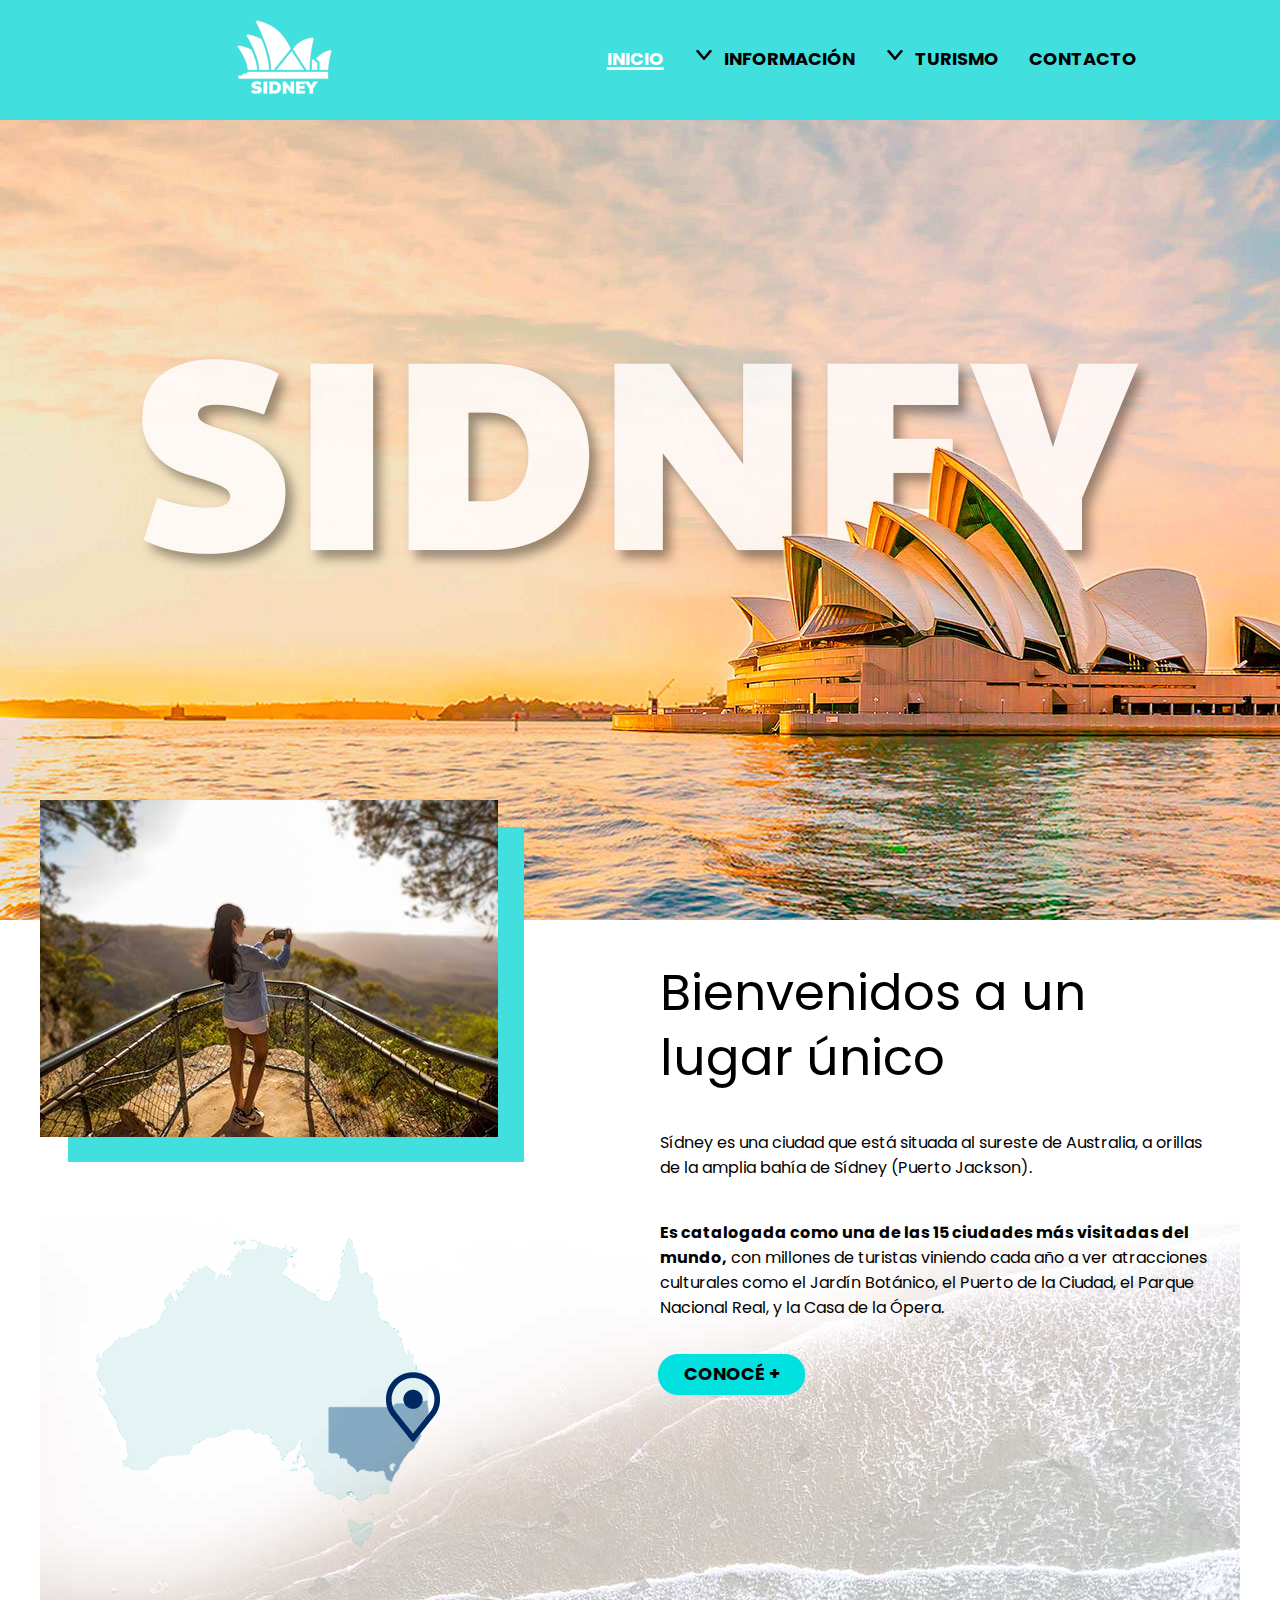
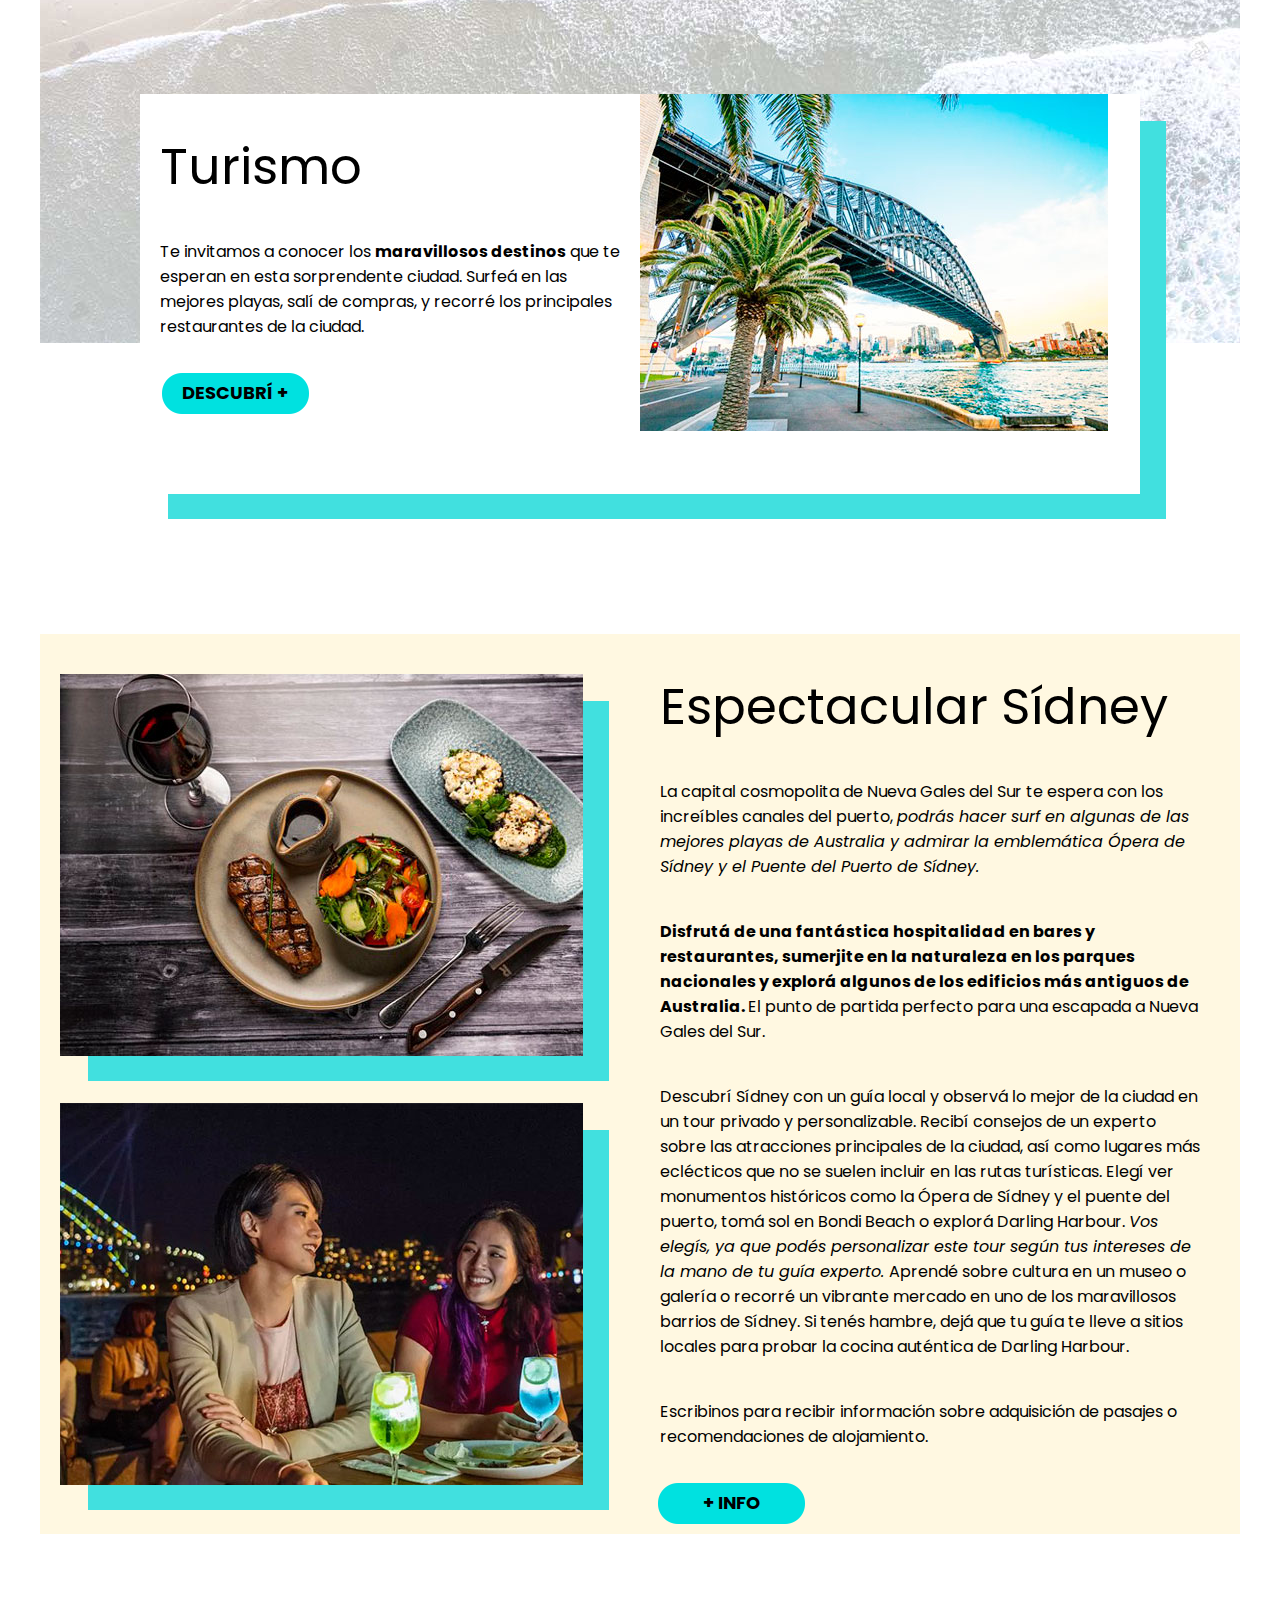
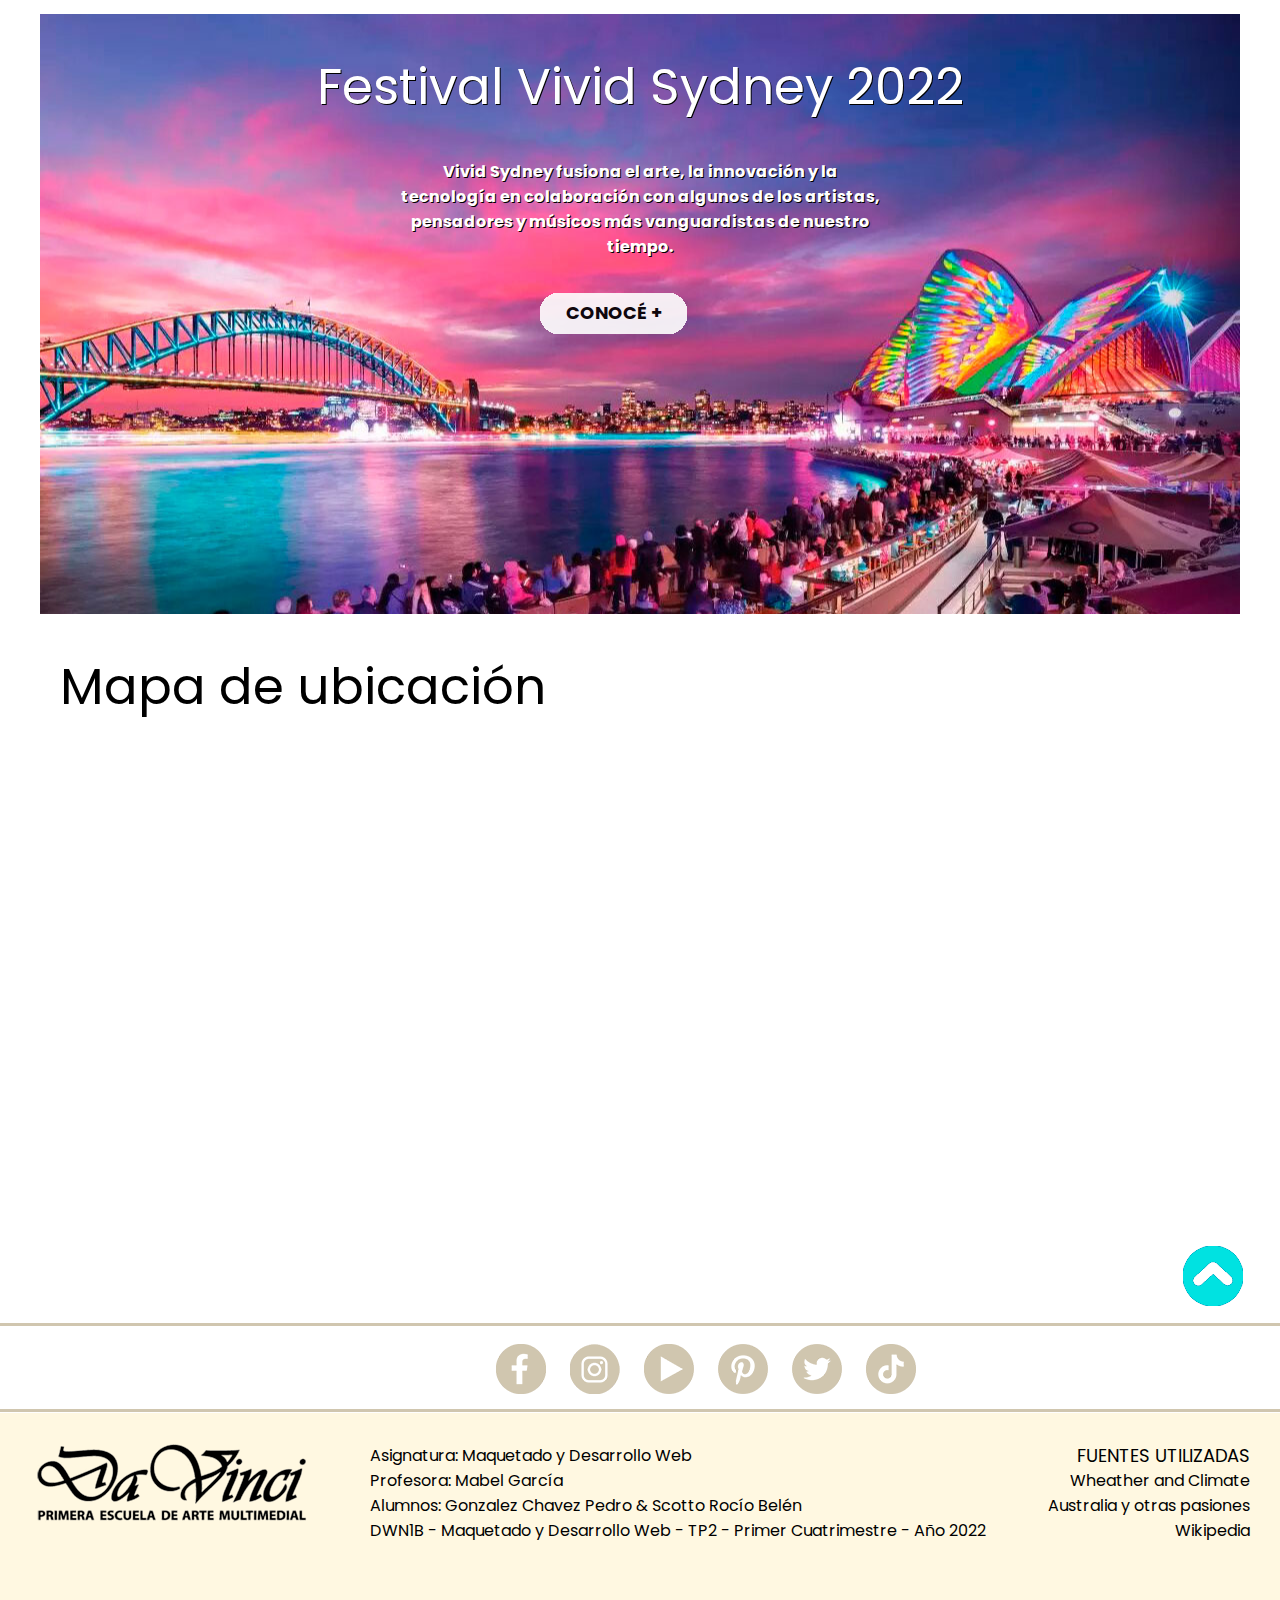
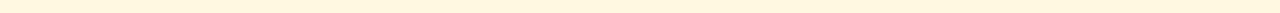
<file: index.html>
<!DOCTYPE html>
<html lang="es">

<head>
  <meta charset="UTF-8" />
  <meta http-equiv="X-UA-Compatible" content="IE=edge">
  <meta name="viewport" content="width=device-width, initial-scale=1.0">
  <title>Conocé Sídney</title>
  <link rel="icon" href="./imagenes/icono-blanco.ico" />
  <link rel="preconnect" href="https://fonts.googleapis.com">
  <link rel="preconnect" href="https://fonts.gstatic.com" crossorigin>
  <link
    href="https://fonts.googleapis.com/css2?family=Poppins:ital,wght@0,100;0,200;0,300;0,400;0,500;0,600;1,100;1,500&display=swap"
    rel="stylesheet">
  <link rel="stylesheet" href="./css/estilos.css" />
  <link rel="stylesheet" href="./css/tablet.css" media="screen and (max-width: 800px)" />
  <link rel="stylesheet" href="./css/mobile.css" media="screen and (max-width: 480px)" />
  <script src="./scripts/html5shiv.js"></script>
  <script src="./scripts/prefixfree.min.js"></script>
</head>

<body>
  <header>
    <div id="logo"><a href="index.html">Inicio</a></div>

    <nav>
      <div class="toggle">
        <span></span>
        <span></span>
        <span></span>
      </div>
      <ul class="menu">
        <li><a class=" menu-link nav-activo" href="index.html">Inicio</a></li>
        <li class="menu-link menu-info"> Información
          <div>
            <ul class="sub-menu sub-menu-info">
              <li><a class="menu-link" href="informacion.html">Ubicación e historia</a></li>
              <li><a class="menu-link" href="informacion.html#geografia-clima">Geografía y clima</a></li>
              <li><a class="menu-link" href="informacion.html#bandera-idioma-demografia">Bandera</a></li>
              <li><a class="menu-link" href="informacion.html#bandera-idioma-demografia">Idioma y demografía</a></li>
            </ul>
          </div>
        </li>
        <li class="menu-link menu-turismo"> Turismo
          <div>
            <ul class="sub-menu sub-menu-turismo">
              <li><a class="menu-link" href="turismo.html">Puntos Turisticos</a></li>
              <li><a class="menu-link" href="turismo.html#vivid-sydney">Festival Vivid Sydney</a></li>
              <li><a class="menu-link" href="turismo.html#BlueMountain">Parque Nac. Montañas Azules</a></li>
              <li><a class="menu-link" href="turismo.html#Ku-ring-gai">Parque Nac. Ku-Ring-Gai Chase</a></li>
              <li><a class="menu-link" href="turismo.html#manly">Playa Manly</a></li>
              <li><a class="menu-link" href="turismo.html#laopera">La Ópera de Sídney</a></li>
            </ul>
          </div>
        </li>
        <li><a href="contacto.html" class="menu-link">Contacto</a></li>
      </ul>
    </nav>
  </header>

  <main>
    <section id="inicio">
      <div class="container-centrado-h1">
        <div id="welcome">
          <h1 id="principal">Bienvenido a Sídney</h1>
        </div>

      </div>
    </section>
    <section id="primer-seccion" class="container-centrado">
      <div>
        <div class="columna-1">
          <picture>
            <source srcset="./imagenes/mobile/mont-azules-home-mb.jpg" media="(max-width: 480px)" />
            <source srcset="./imagenes/tablet/mont-azules-home-t.jpg" media="(max-width: 800px)" />
            <img class="img-home-superpuesta shadow-light-blue" src="./imagenes/desktop/mont-azules-home.jpg"
              alt="foto de una mujer sacando una foto a las montañas desde una pasarela en altura" />
          </picture>


          <div id="fondo-mapa">

          </div>
        </div>



        <div class="columna-2 fondo-olas">
          <h2>Bienvenidos a un lugar único</h2>
          <p>Sídney es una ciudad que está situada al sureste de Australia, a orillas de la amplia bahía de Sídney
            (Puerto Jackson).</p>

          <p> <strong> Es catalogada como una de las 15 ciudades más visitadas del mundo,</strong> con millones de
            turistas viniendo cada año a ver atracciones culturales como el Jardín Botánico, el Puerto de la Ciudad, el
            Parque Nacional Real, y la Casa de la Ópera.
          </p>

          <div class="boton ml-18"><a href="informacion.html">Conocé +</a></div>
        </div>
      </div>

    </section>

    <section id="turismo-home" class="container-centrado">
      <div class="wrap-blanco shadow-light-blue">
        <div>
          <h2>Turismo</h2>
          <p><strong class="strong-sin-estilos">Te invitamos a conocer los <b>maravillosos destinos</b> que te esperan
              en esta sorprendente ciudad. Surfeá en las mejores playas, salí de compras, y recorré los principales
              restaurantes de la ciudad. </strong></p>
          <div class="boton mt-5 ml-18"><a href="turismo.html">Descubrí +</a></div>
        </div>

        <div>
          <picture class="img-centrada-mobile">
            <source srcset="./imagenes/mobile/img-puente-home-mb.jpg" media="(max-width: 480px)" />
            <source srcset="./imagenes/tablet/img-puente-home-t.jpg" media="(max-width: 800px)" />
            <img src="./imagenes/desktop/img-puente-home.jpg" alt="foto del puente del puerto de Sidney" />
          </picture>


        </div>
      </div>

    </section>

    <section id="espectacular-sidney" class="container-centrado">

      <div class="columna-1">
        <picture>
          <source srcset="./imagenes/tablet/gastronomia-t.jpg" media="(max-width: 800px)" />
          <img class="img-home-superpuesta shadow-light-blue display-none-mobile"
            src="./imagenes/desktop/gastronomia.jpg" alt="foto de un plato con comida gourmet y una copa de vino">
        </picture>
        <picture class="img-sombra-mobile">
          <source srcset="./imagenes/mobile/gastronomia2-mb.jpg" media="(max-width: 480px)" />
          <source srcset="./imagenes/tablet/gastronomia2-t.jpg" media="(max-width: 800px)" />
          <img class="img-home-superpuesta shadow-light-blue" src="./imagenes/desktop/gastronomia2.jpg"
            alt="foto mujeres comiendo en un restaurante">
        </picture>

      </div>



      <div class="columna-2">
        <h2>Espectacular Sídney</h2>
        <p>La capital cosmopolita de Nueva Gales del Sur te espera con los increíbles canales del puerto, <em> podrás
            hacer surf en algunas de las mejores playas de Australia y admirar la emblemática Ópera de Sídney y el
            Puente del Puerto de Sídney. </em></p>

        <p><strong> Disfrutá de una fantástica hospitalidad en bares y restaurantes, sumerjite en la naturaleza en los
            parques nacionales y explorá algunos de los edificios más antiguos de Australia. </strong>El punto de
          partida perfecto para una escapada a Nueva Gales del Sur.</p>


        <p class="display-none-mobile display-none-tablet">Descubrí Sídney con un guía local y observá lo mejor de la
          ciudad en un tour privado y personalizable. Recibí consejos de un experto sobre las atracciones principales de
          la ciudad, así como lugares más eclécticos que no se suelen incluir en las rutas turísticas. Elegí ver
          monumentos históricos como la Ópera de Sídney y el puente del puerto, tomá sol en Bondi Beach o explorá
          Darling Harbour. <em> Vos elegís, ya que podés personalizar este tour según tus intereses de la mano de tu
            guía experto. </em> Aprendé sobre cultura en un museo o galería o recorré un vibrante mercado en uno de los
          maravillosos barrios de Sídney. Si tenés hambre, dejá que tu guía te lleve a sitios locales para probar la
          cocina auténtica de Darling Harbour.</p>

        <p>Escribinos para recibir información sobre adquisición de pasajes o recomendaciones de alojamiento.</p>
        <div class="boton ml-18"><a href="contacto.html">+ info</a></div>
      </div>
    </section>

    <section id="seccion-vivid-en-index" class="container-centrado">
      <div id="bloque-texto-blanco">
        <h2 class="texto-blanco">Festival Vivid Sydney 2022</h2>
        <p class="texto-blanco"><strong>Vivid Sydney fusiona el arte, la innovación y la tecnología en colaboración con
            algunos de los artistas, pensadores y músicos más vanguardistas de nuestro tiempo.</strong></p>
        <div class="boton-blanco ml-18"><a href="vivid-sydney.html">Conocé +</a></div>
      </div>
    </section>

    <section id="maps" class="container-centrado">
      <h2>Mapa de ubicación</h2>
      <div class="container-centrado maps-responsive">
        <iframe id="mapa"
          src="https://www.google.com/maps/embed?pb=!1m18!1m12!1m3!1d424146.1026650165!2d150.65179546185027!3d-33.84735671951983!2m3!1f0!2f0!3f0!3m2!1i1024!2i768!4f13.1!3m3!1m2!1s0x6b129838f39a743f%3A0x3017d681632a850!2sS%C3%ADdney%20Nueva%20Gales%20del%20Sur%2C%20Australia!5e0!3m2!1ses!2sar!4v1655846413567!5m2!1ses!2sar"
          width="650" height="500" style="border:0;" allowfullscreen="" loading="lazy"
          referrerpolicy="no-referrer-when-downgrade"></iframe>
        <iframe
          src="https://www.google.com/maps/embed?pb=!4v1655846360987!6m8!1m7!1sCAoSLEFGMVFpcE5wbmVYZTVVMkFfYk1BVjY1T2FvVS1PTTV1SzBMYTVDdFVPZmFE!2m2!1d-33.8572767!2d151.2147564!3f167.8584062057611!4f23.942511000347025!5f0.7820865974627469"
          width="500" height="500" style="border:0;" allowfullscreen="" loading="lazy"
          referrerpolicy="no-referrer-when-downgrade"></iframe>
      </div>
    </section>


  </main>

  <a href="#inicio">
    <div class="boton-volver-arriba"></div>
  </a>


  <footer>
    <div>
      <div><a id="logo-davinci" href="https://davinci.edu.ar/" target="_blank">Escuela Da Vinci</a></div>
      <div id="datos-tp">
        <ul class="lista-sin-estilo">
          <li>Asignatura: Maquetado y Desarrollo Web</li>
          <li>Profesora: Mabel García</li>
          <li>Alumnos: Gonzalez Chavez Pedro &#38; Scotto Rocío Belén</li>
          <li>DWN1B - Maquetado y Desarrollo Web - TP2 - Primer Cuatrimestre - Año 2022</li>
        </ul>
      </div>

      <div id="alineado-derecha">

        <ul class="lista-sin-estilo">
          <li class="mayuscula">
            <h2 class="h2-sin-estilo">Fuentes utilizadas</h2>
          </li>
          <li><a href="https://weather-and-climate.com/average-monthly-Rainfall-Temperature-Sunshine,Sydney,Australia"
              target="_blank" class="hiperv-sin-estilo">Wheather and Climate</a></li>
          <li><a href="https://australiayotraspasiones.com/" target="_blank" class="hiperv-sin-estilo">Australia y otras
              pasiones</a></li>
          <li><a href="https://es.wikipedia.org/wiki/S%C3%ADdney" target="_blank"
              class="hiperv-sin-estilo">Wikipedia</a></li>
        </ul>
      </div>
    </div>
    <div class="linea-footer1"></div>
    <ul id="redes">
      <li><a href="https://www.facebook.com/sydney" target="_blank">Facebook</a></li>
      <li><a href="https://www.instagram.com/sydney/" target="_blank">Instagram</a></li>
      <li><a href="https://www.youtube.com/user/seesydney" target="_blank">YouTube</a></li>
      <li><a href="https://ar.pinterest.com/seesydney/_created/" target="_blank">Pinterest</a></li>
      <li><a href="https://twitter.com/sydney_sider" target="_blank">Tweeter</a></li>
      <li><a href="https://www.tiktok.com/@sydney" target="_blank">TicToc</a></li>
    </ul>
    <div class="linea-footer2"></div>
  </footer>
  <script src="https://cdnjs.cloudflare.com/ajax/libs/jquery/3.0.0/jquery.min.js"></script>
  <script src="./scripts/main.js"></script>
</body>

</html>
</file>
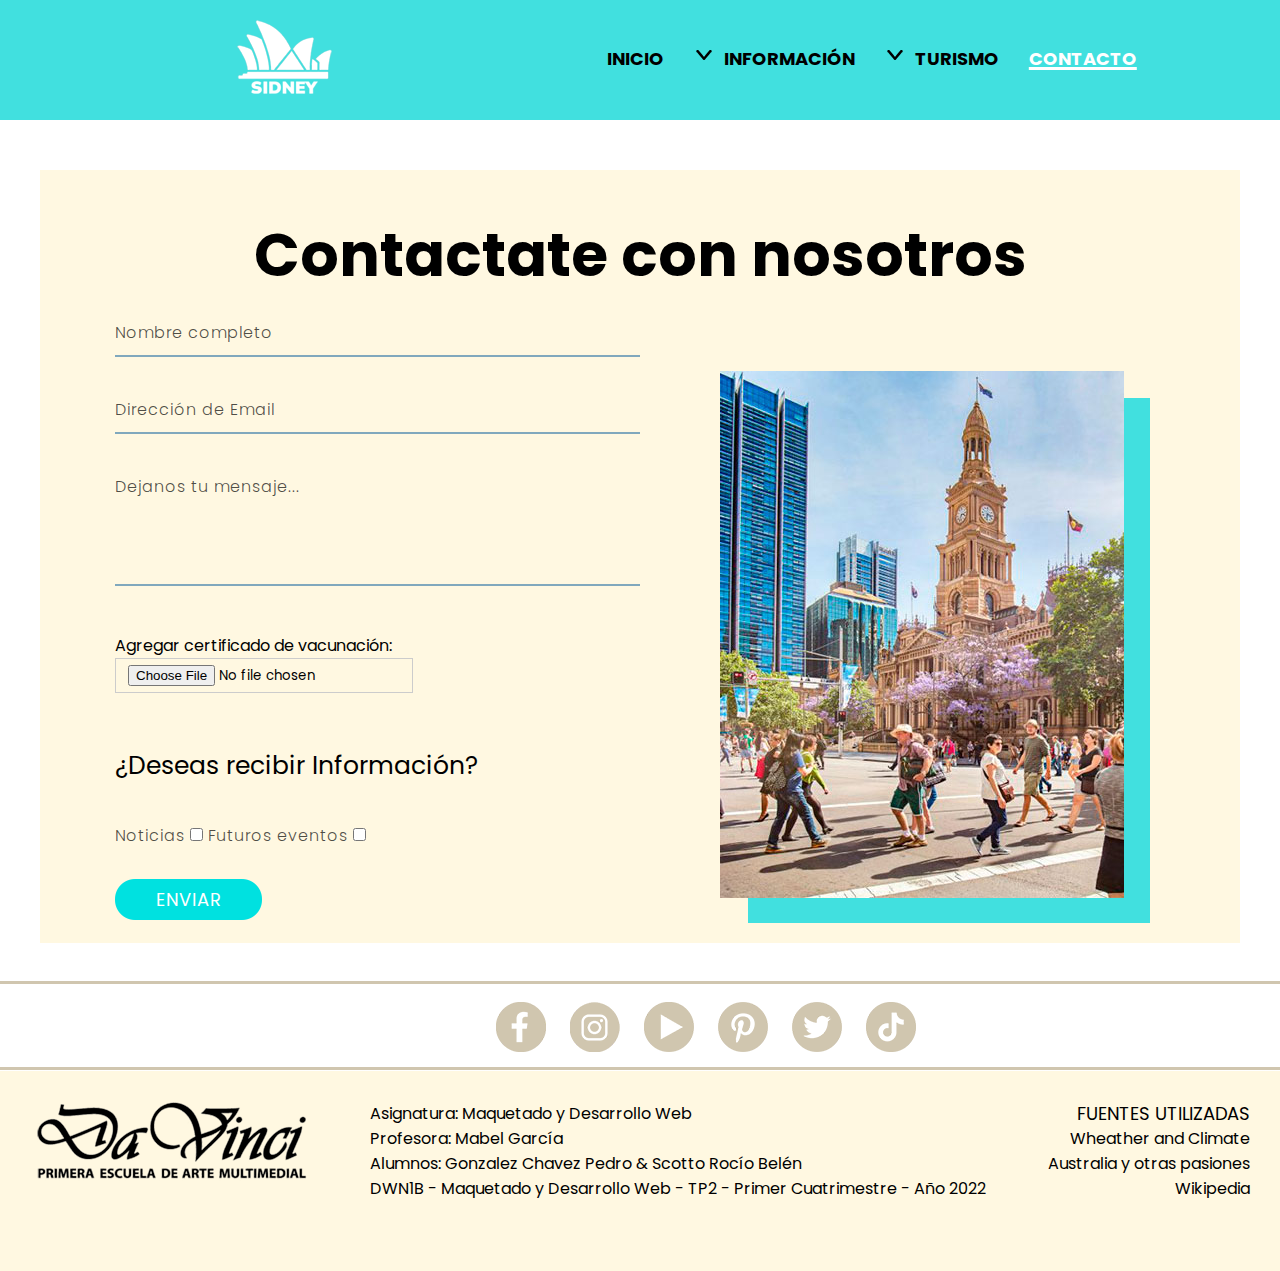
<file: contacto.html>
<!DOCTYPE html>
<html lang="es">

<head>
  <meta charset="UTF-8" />
  <meta http-equiv="X-UA-Compatible" content="IE=edge">
  <meta name="viewport" content="width=device-width, initial-scale=1.0">
  <title>Contacto</title>
  <link rel="icon" href="./imagenes/icono-blanco.ico" />
  <link rel="preconnect" href="https://fonts.googleapis.com">
  <link rel="preconnect" href="https://fonts.gstatic.com" crossorigin>
  <link
    href="https://fonts.googleapis.com/css2?family=Poppins:ital,wght@0,100;0,200;0,300;0,400;0,500;0,600;1,100;1,500&display=swap"
    rel="stylesheet">
  <link rel="stylesheet" href="./css/estilos.css">
  <link rel="stylesheet" href="./css/tablet.css" media="screen and (max-width: 800px)" />
  <link rel="stylesheet" href="./css/mobile.css" media="screen and (max-width: 480px)" />
  <script src="./scripts/html5shiv.js"></script>
  <script src="./scripts/prefixfree.min.js"></script>
</head>

<body>
  <header>
    <div id="logo">
      <a href="index.html">Inicio</a>
    </div>
    <nav>
      <div class="toggle">
        <span></span>
        <span></span>
        <span></span>
      </div>
      <ul class="menu">
        <li><a class=" menu-link" href="index.html">Inicio</a></li>
        <li class="menu-link menu-info"><span class="arrow_icon"></span> Información
          <div>
            <ul class="sub-menu sub-menu-info">
              <li><a class="menu-link" href="informacion.html">Ubicación e historia</a></li>
              <li><a class="menu-link" href="informacion.html#geografia-clima">Geografía y clima</a></li>
              <li><a class="menu-link" href="informacion.html#bandera-idioma-demografia">Bandera</a></li>
              <li><a class="menu-link" href="informacion.html#bandera-idioma-demografia">Idioma y demografía</a></li>
            </ul>
          </div>

        </li>
        <li class="menu-link menu-turismo"><span class="arrow_icon"></span> Turismo
          <div>
            <ul class="sub-menu sub-menu-turismo">
              <li><a class="menu-link" href="turismo.html">Puntos Turisticos</a></li>
              <li><a class="menu-link" href="turismo.html#vivid-sydney">Festival Vivid Sydney</a></li>
              <li><a class="menu-link" href="turismo.html#BlueMountain">Parque Nac. Montañas Azules</a></li>
              <li><a class="menu-link" href="turismo.html#Ku-ring-gai">Parque Nac. Ku-Ring-Gai Chase</a></li>
              <li><a class="menu-link" href="turismo.html#manly">Playa Manly</a></li>
              <li><a class="menu-link" href="turismo.html#laopera">La Ópera de Sídney</a></li>
            </ul>
          </div>
        </li>
        <li><a href="contacto.html" class="menu-link nav-activo">Contacto</a></li>
      </ul>
    </nav>
  </header>
  <main class="mb-10">
    <section id="seccion-contacto" class="container-centrado">
      <h1>Contactate con nosotros</h1>
      <div class="container">
        <div class="formBx">
          <form action="procesarFormulario.php" method="post">
            <div class="inputBox">
              <input type="text" required="required" autocomplete="off" name="nombre" />
              <span>Nombre completo</span>
            </div>
            <div class="inputBox">
              <input type="email" autocomplete="off" required="required" name="email" />
              <span>Dirección de Email</span>
            </div>
            <div class="inputBox">
              <textarea required="required" name="mensaje"></textarea>
              <span>Dejanos tu mensaje...</span>
            </div>
            <div class="inputMultiSelect">
              <div class="certificadoFile">
                <label for="certificado">Agregar certificado de vacunación:</label>
                <input type="file" id="certificado" name="certificado" accept="image/png, image/jpeg">
              </div>
            </div>
            <div class="inputMultiSelect">
              <h2>¿Deseas recibir Información?</h2>
              <div class="inputCheck">
                <span>Noticias</span>
                <input type="checkbox" name="noticias" />
                <span>Futuros eventos</span>
                <input type="checkbox" name="eventos" />
              </div>
            </div>
            <div class="inputBox">
              <input type="submit" value="Enviar" />
            </div>
          </form>
        </div>
        <div class="imgBx">
          <picture>
            <source srcset="./imagenes/tablet/img-contacto-t.jpg" media="(max-width: 800px)" />
            <img src="./imagenes/desktop/img-contacto.jpg" alt="el Ayuntamiento rodeado de muchos turistas caminando"
              class="shadow-light-blue" />
          </picture>
        </div>
      </div>

    </section>
  </main>
  <footer class="footer-contacto">
    <div>
      <div><a id="logo-davinci" href="https://davinci.edu.ar/" target="_blank">Escuela Da Vinci</a></div>
      <div id="datos-tp">
        <ul class="lista-sin-estilo">
          <li>Asignatura: Maquetado y Desarrollo Web</li>
          <li>Profesora: Mabel García</li>
          <li>Alumnos: Gonzalez Chavez Pedro &#38; Scotto Rocío Belén</li>
          <li>DWN1B - Maquetado y Desarrollo Web - TP2 - Primer Cuatrimestre - Año 2022</li>
        </ul>
      </div>

      <div id="alineado-derecha">

        <ul class="lista-sin-estilo">
          <li class="mayuscula">
            <h2 class="h2-sin-estilo">Fuentes utilizadas</h2>
          </li>
          <li><a href="https://weather-and-climate.com/average-monthly-Rainfall-Temperature-Sunshine,Sydney,Australia"
              target="_blank" class="hiperv-sin-estilo">Wheather and Climate</a></li>
          <li><a href="https://australiayotraspasiones.com/" target="_blank" class="hiperv-sin-estilo">Australia y otras
              pasiones</a></li>
          <li><a href="https://es.wikipedia.org/wiki/S%C3%ADdney" target="_blank"
              class="hiperv-sin-estilo">Wikipedia</a></li>
        </ul>
      </div>
    </div>
    <div class="linea-footer1"></div>
    <ul id="redes">
      <li><a href="https://www.facebook.com/sydney" target="_blank">Facebook</a></li>
      <li><a href="https://www.instagram.com/sydney/" target="_blank">Instagram</a></li>
      <li><a href="https://www.youtube.com/user/seesydney" target="_blank">YouTube</a></li>
      <li><a href="https://ar.pinterest.com/seesydney/_created/" target="_blank">Pinterest</a></li>
      <li><a href="https://twitter.com/sydney_sider" target="_blank">Tweeter</a></li>
      <li><a href="https://www.tiktok.com/@sydney" target="_blank">TicToc</a></li>
    </ul>
    <div class="linea-footer2"></div>
  </footer>
  <script src="https://cdnjs.cloudflare.com/ajax/libs/jquery/3.0.0/jquery.min.js"></script>
  <script src="./scripts/main.js"></script>
</body>

</html>
</file>
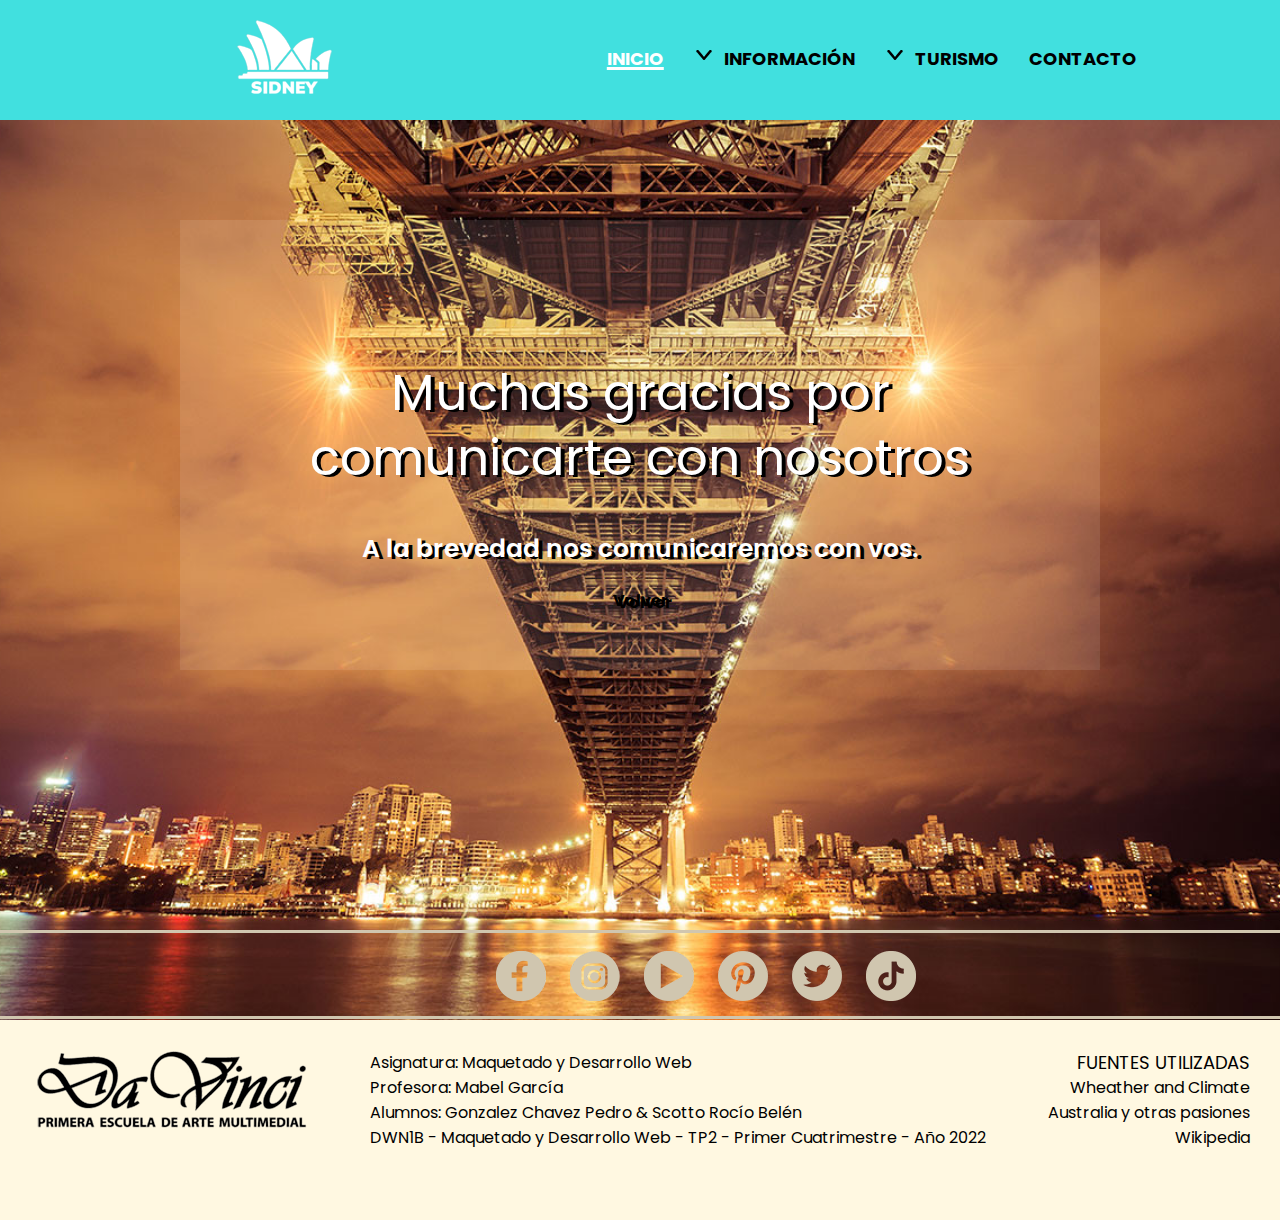
<file: gracias.html>
<!DOCTYPE html>
<html lang="es">

<head>
    <meta charset="UTF-8">
    <meta http-equiv="X-UA-Compatible" content="IE=edge">
    <meta name="viewport" content="width=device-width, initial-scale=1.0">
    <title>Gracias</title>
    <link rel="icon" href="./imagenes/icono-blanco.ico" />
    <link rel="preconnect" href="https://fonts.googleapis.com">
    <link rel="preconnect" href="https://fonts.gstatic.com" crossorigin>
    <link
        href="https://fonts.googleapis.com/css2?family=Poppins:ital,wght@0,100;0,200;0,300;0,400;0,500;0,600;1,100;1,500&display=swap"
        rel="stylesheet">
    <link rel="stylesheet" href="./css/estilos.css" />
    <link rel="stylesheet" href="./css/tablet.css" media="screen and (max-width: 800px)" />
    <link rel="stylesheet" href="./css/mobile.css" media="screen and (max-width: 480px)" />
    <script src="./scripts/html5shiv.js"></script>
    <script src="./scripts/prefixfree.min.js"></script>
</head>

<body>
    <header>
        <div id="logo">
            <a href="index.html">Inicio</a>
        </div>
        <nav>
            <div class="toggle">
                <span></span>
                <span></span>
                <span></span>
            </div>
            <ul class="menu">
                <li><a class=" menu-link nav-activo" href="index.html">Inicio</a></li>
                <li class="menu-link menu-info">Información
                    <div>
                        <ul class="sub-menu sub-menu-info">
                            <li><a class="menu-link" href="informacion.html">Ubicación e historia</a></li>
                            <li><a class="menu-link" href="informacion.html#geografia-clima">Geografía y clima</a></li>
                            <li><a class="menu-link" href="informacion.html#bandera-idioma-demografia">Bandera</a></li>
                            <li><a class="menu-link" href="informacion.html#bandera-idioma-demografia">Idioma y
                                    demografía</a></li>
                        </ul>
                    </div>

                </li>
                <li class="menu-link menu-turismo">Turismo
                    <div>
                        <ul class="sub-menu sub-menu-turismo">
                            <li><a class="menu-link" href="turismo.html">Puntos Turisticos</a></li>
                            <li><a class="menu-link" href="turismo.html#vivid-sydney">Festival Vivid Sydney</a>
                            </li>
                            <li><a class="menu-link" href="turismo.html#BlueMountain">Parque Nac. Montañas Azules</a>
                            </li>
                            <li><a class="menu-link" href="turismo.html#Ku-ring-gai">Parque Nac. Ku-Ring-Gai Chase</a>
                            </li>
                            <li><a class="menu-link" href="turismo.html#manly">Playa Manly</a></li>
                            <li><a class="menu-link" href="turismo.html#laopera">La Ópera de Sídney</a></li>
                        </ul>
                    </div>
                </li>
                <li><a href="contacto.html" class="menu-link">Contacto</a></li>
            </ul>
        </nav>
    </header>

    <main>
        <section id="gracias">
            <div class="container-centrado bloque-blanco-transp">
                <h2 class="h2-centrado h2-mobile">Muchas gracias por comunicarte con nosotros</h2>
                <p class="p-destacado-blanco">A la brevedad nos comunicaremos con vos.</p>
                <div class="boton-blanco-gracias"><a href="index.html">Volver</a></div>


            </div>

        </section>

    </main>


    <footer>
        <div>
            <div><a id="logo-davinci" href="https://davinci.edu.ar/" target="_blank">Escuela Da Vinci</a></div>
            <div id="datos-tp">
                <ul class="lista-sin-estilo">
                    <li>Asignatura: Maquetado y Desarrollo Web</li>
                    <li>Profesora: Mabel García</li>
                    <li>Alumnos: Gonzalez Chavez Pedro &#38; Scotto Rocío Belén</li>
                    <li>DWN1B - Maquetado y Desarrollo Web - TP2 - Primer Cuatrimestre - Año 2022</li>
                </ul>
            </div>

            <div id="alineado-derecha">

                <ul class="lista-sin-estilo">
                    <li class="mayuscula">
                        <h2 class="h2-sin-estilo">Fuentes utilizadas</h2>
                    </li>
                    <li><a href="https://weather-and-climate.com/average-monthly-Rainfall-Temperature-Sunshine,Sydney,Australia"
                            target="_blank" class="hiperv-sin-estilo">Wheather and Climate</a></li>
                    <li><a href="https://australiayotraspasiones.com/" target="_blank"
                            class="hiperv-sin-estilo">Australia y otras
                            pasiones</a></li>
                    <li><a href="https://es.wikipedia.org/wiki/S%C3%ADdney" target="_blank"
                            class="hiperv-sin-estilo">Wikipedia</a></li>
                </ul>
            </div>
        </div>
        <div class="linea-footer1"></div>
        <ul id="redes">
            <li><a href="https://www.facebook.com/sydney" target="_blank">Facebook</a></li>
            <li><a href="https://www.instagram.com/sydney/" target="_blank">Instagram</a></li>
            <li><a href="https://www.youtube.com/user/seesydney" target="_blank">YouTube</a></li>
            <li><a href="https://ar.pinterest.com/seesydney/_created/" target="_blank">Pinterest</a></li>
            <li><a href="https://twitter.com/sydney_sider" target="_blank">Tweeter</a></li>
            <li><a href="https://www.tiktok.com/@sydney" target="_blank">TicToc</a></li>
        </ul>
        <div class="linea-footer2"></div>
    </footer>
    <script src="https://cdnjs.cloudflare.com/ajax/libs/jquery/3.0.0/jquery.min.js"></script>
    <script src="./scripts/main.js"></script>
</body>

</html>
</file>
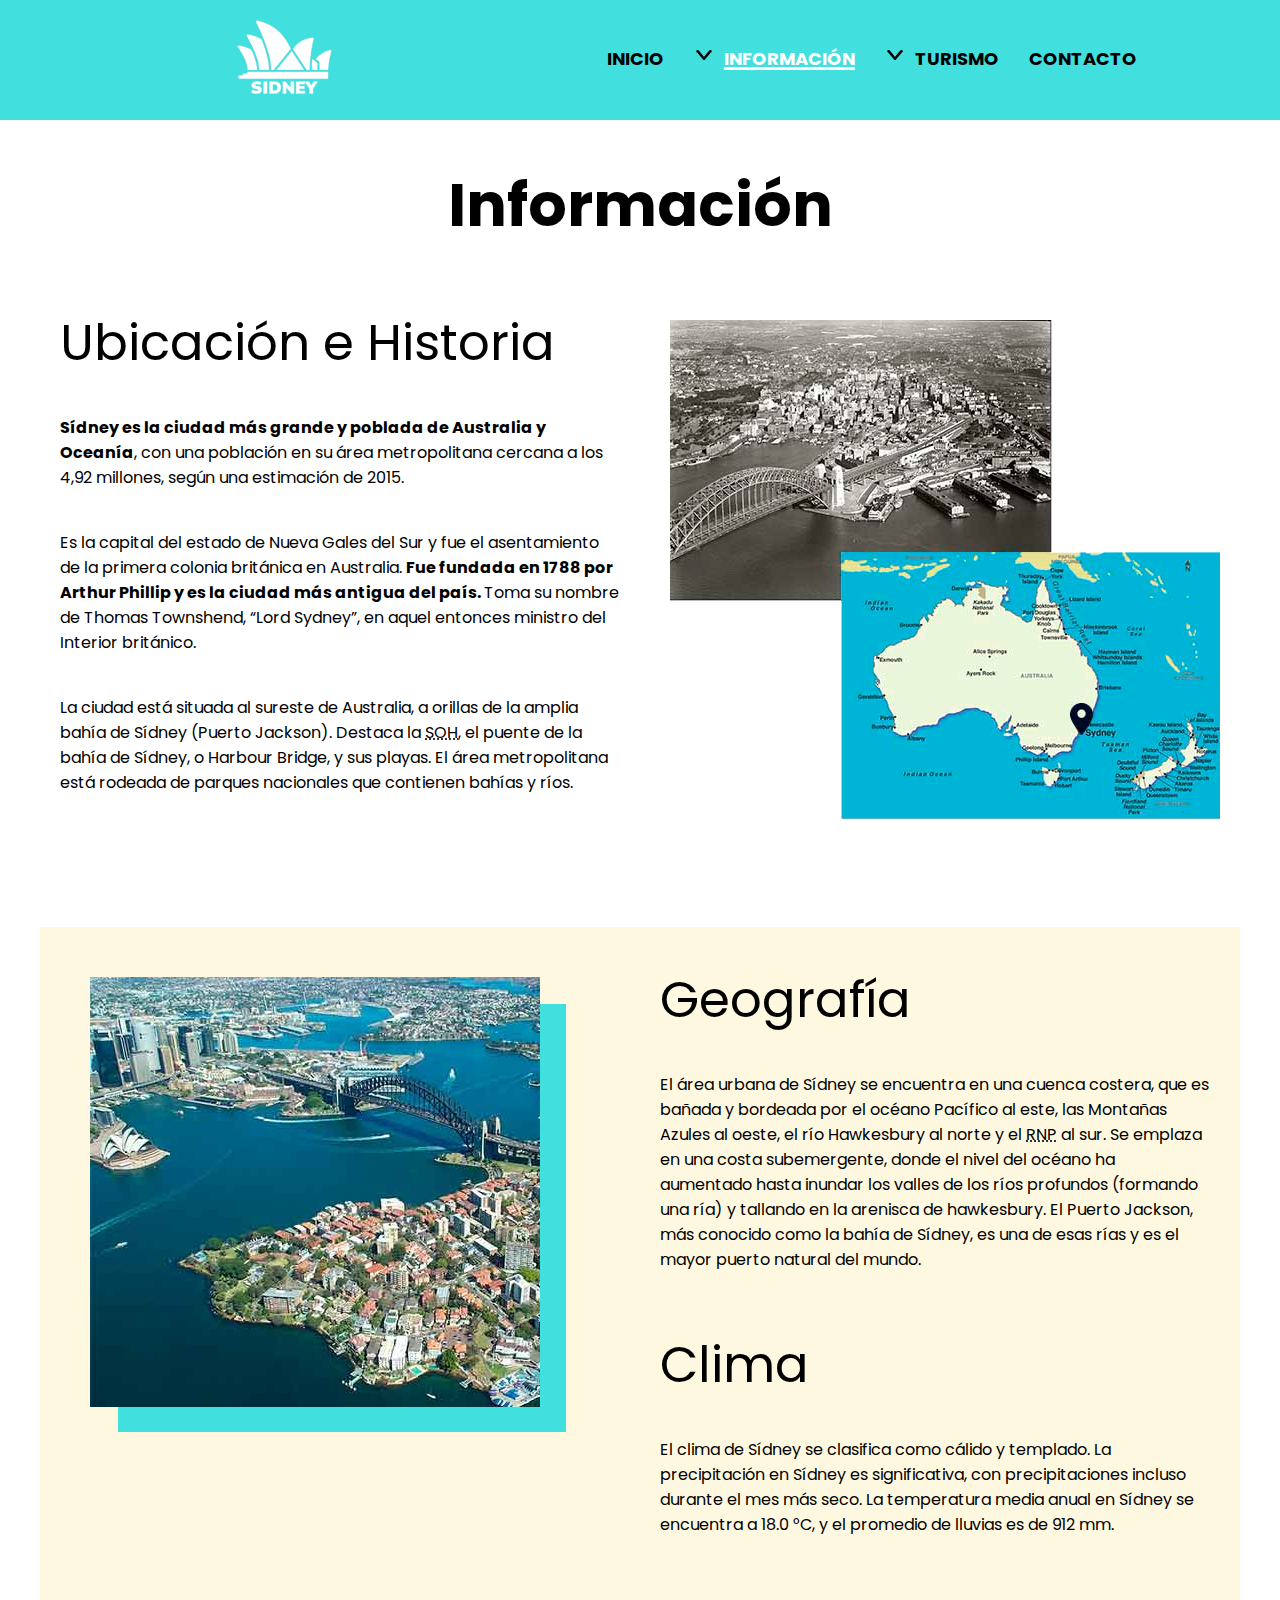
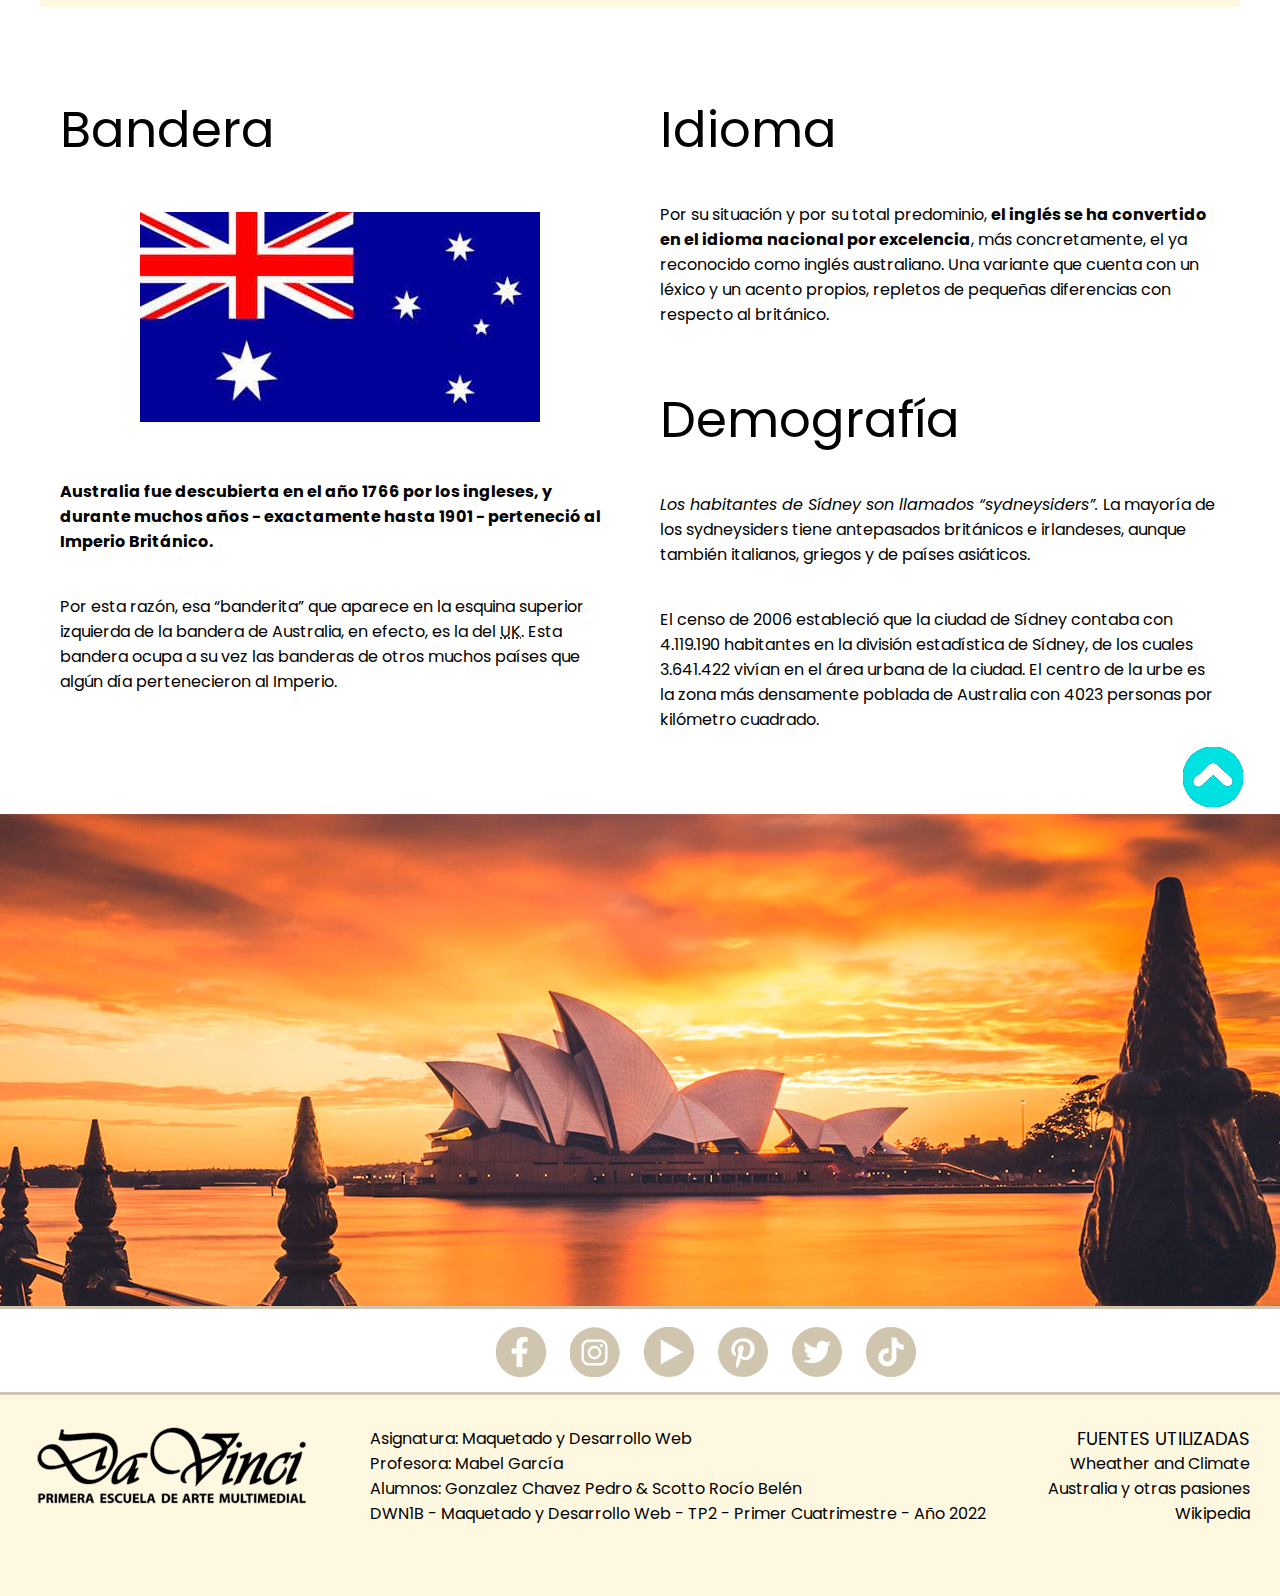
<file: informacion.html>
<!DOCTYPE html>
<html lang="es">

<head>
  <meta charset="UTF-8" />
  <meta http-equiv="X-UA-Compatible" content="IE=edge">
  <meta name="viewport" content="width=device-width, initial-scale=1.0">
  <title>Información</title>
  <link rel="icon" href="./imagenes/icono-blanco.ico" />
  <link rel="preconnect" href="https://fonts.googleapis.com">
  <link rel="preconnect" href="https://fonts.gstatic.com" crossorigin>
  <link
    href="https://fonts.googleapis.com/css2?family=Poppins:ital,wght@0,100;0,200;0,300;0,400;0,500;0,600;1,100;1,500&display=swap"
    rel="stylesheet">
  <link rel="stylesheet" href="./css/estilos.css">
  <link rel="stylesheet" href="./css/tablet.css" media="screen and (max-width: 800px)" />
  <link rel="stylesheet" href="./css/mobile.css" media="screen and (max-width: 480px)" />
  <script src="./scripts/html5shiv.js"></script>
  <script src="./scripts/prefixfree.min.js"></script>
</head>

<body>
  <header>
    <div id="logo">
      <a href="index.html">Inicio</a>
    </div>
    <nav>
      <div class="toggle">
        <span></span>
        <span></span>
        <span></span>
      </div>
      <ul class="menu">
        <li><a class=" menu-link" href="index.html">Inicio</a></li>
        <li class="menu-link nav-activo menu-info">Información
          <div>
            <ul class="sub-menu sub-menu-info">
              <li><a class="menu-link" href="informacion.html#ubicacion-historia">Ubicación e historia</a></li>
              <li><a class="menu-link" href="informacion.html#geografia-clima">Geografía y clima</a></li>
              <li><a class="menu-link" href="informacion.html#bandera-idioma-demografia">Bandera</a></li>
              <li><a class="menu-link" href="informacion.html#bandera-idioma-demografia">Idioma y demografía</a></li>
            </ul>
          </div>
        </li>
        <li class="menu-link menu-turismo">Turismo
          <div>
            <ul class="sub-menu sub-menu-turismo">
              <li><a class="menu-link" href="turismo.html">Puntos Turisticos</a></li>
              <li><a class="menu-link" href="turismo.html#vivid-sydney">Festival Vivid Sydney</a></li>
              <li><a class="menu-link" href="turismo.html#BlueMountain">Parque Nac. Montañas Azules</a></li>
              <li><a class="menu-link" href="turismo.html#Ku-ring-gai">Parque Nac. Ku-Ring-Gai Chase</a></li>
              <li><a class="menu-link" href="turismo.html#manly">Playa Manly</a></li>
              <li><a class="menu-link" href="turismo.html#laopera">La Ópera de Sídney</a></li>
            </ul>
          </div>
        </li>
        <li><a href="contacto.html" class="menu-link">Contacto</a></li>
      </ul>
    </nav>
  </header>

  <main>
    <section id="info-inicio">
      <h1>Información</h1>
    </section>

    <section id="ubicacion-historia" class="container-centrado">
      <div class="columna-1">
        <h2 class="">Ubicación e Historia</h2>

        <p><strong>Sídney es la ciudad más grande y poblada de Australia y Oceanía</strong>, con una población en su
          área metropolitana cercana a los 4,92 millones, según una estimación de 2015.</p>

        <p>Es la capital del estado de Nueva Gales del Sur y fue el asentamiento de la primera colonia británica en
          Australia. <strong> Fue fundada en 1788 por Arthur Phillip y es la ciudad más antigua del país. </strong>Toma
          su nombre de Thomas Townshend, “Lord Sydney”, en aquel entonces ministro del Interior británico.</p>

        <p><strong class="strong-sin-estilos">La ciudad está situada al sureste de Australia, a orillas de la amplia
            bahía de Sídney (Puerto Jackson). Destaca la <abbr title="Sydney Opera House" lang="en">SOH</abbr>, el
            puente de la bahía de Sídney, o <span lang="en">Harbour Bridge</span>, y sus playas.</strong> El área
          metropolitana está rodeada de parques nacionales que contienen bahías y ríos.</p>
      </div>


      <div class="columna-2">

        <picture class="img-centrada-mobile">
          <source srcset="./imagenes/mobile/ubicacion-historia-mb.png" media="(max-width: 480px)" />
          <source srcset="./imagenes/tablet/ubicacion-historia-t.png" media="(max-width: 800px)" />
          <img src="./imagenes/desktop/ubicacion-historia.png"
            alt="foto aerea del puerto de Sidney en 1940 y otra foto del mapa de Australia, señalando la ubicación de Sidney."
            class="img-ubic-historia">
        </picture>


      </div>
    </section>

    <section id="geografia-clima" class="container-centrado">
      <div class="columna-1">

        <picture class="img-sombra-mobile">
          <source srcset="./imagenes/mobile/geografia-mb.jpg" media="(max-width: 480px)" />
          <source srcset="./imagenes/tablet/geografia-t.jpg" media="(max-width: 800px)" />
          <img src="./imagenes/desktop/geografia.jpg" alt="foto aerea del puerto de Sidney actualmente"
            class="img-geografia shadow-light-blue">
        </picture>

      </div>

      <div class="columna-2">
        <h2 id="h3-geografia">Geografía</h2>

        <blockquote cite="https://es.wikipedia.org/wiki/S%C3%ADdney">
          <p><strong class="strong-sin-estilos">El área urbana de Sídney se encuentra en una cuenca costera</strong>,
            que es bañada y bordeada por el océano Pacífico al este, las Montañas Azules al oeste, el río Hawkesbury al
            norte y el <abbr title="Royal National Park" lang="en">RNP</abbr> al sur. Se emplaza en una costa
            subemergente, donde el nivel del océano ha aumentado hasta inundar los valles de los ríos profundos
            (formando una ría) y tallando en la arenisca de hawkesbury. <strong class="strong-sin-estilos">El Puerto
              Jackson, más conocido como la bahía de Sídney, es una de esas rías y es el mayor puerto natural del
              mundo.</strong></p>
        </blockquote>

        <h2>Clima</h2>

        <p class="ml10">El clima de Sídney se clasifica como cálido y templado. La precipitación en Sídney es
          significativa, con precipitaciones incluso durante el mes más seco. La temperatura media anual en Sídney se
          encuentra a 18.0 °C, y el promedio de lluvias es de 912 mm.</p>
      </div>
    </section>

    <section id="bandera-idioma-demografia" class="container-centrado">

      <div class="columna-1">
        <h2>Bandera</h2>
        <div class="img-centrada">
          <picture>
            <source srcset="./imagenes/tablet/bandera-t.jpg" media="(max-width: 800px)" />
            <img src="./imagenes/desktop/bandera.jpg" alt="ilustración de bandera de Australia">
          </picture>
        </div>
        <p><strong>Australia fue descubierta en el año 1766 por los ingleses, y durante muchos años - exactamente hasta
            1901 - perteneció al Imperio Británico.</strong></p>

        <p>Por esta razón, esa “banderita” que aparece en la esquina superior izquierda de la bandera de Australia, en
          efecto, es la del <abbr title="United Kingdom" lang="en">UK</abbr>. Esta bandera ocupa a su vez las banderas
          de otros muchos países que algún día pertenecieron al Imperio.</p>

      </div>

      <div class="columna-2">
        <h2>Idioma</h2>

        <p>Por su situación y por su total predominio, <strong> el inglés se ha convertido en el idioma nacional por
            excelencia</strong>, más concretamente, el ya reconocido como inglés australiano. Una variante que cuenta
          con un léxico y un acento propios, repletos de pequeñas diferencias con respecto al británico.
        </p>


        <h2>Demografía</h2>

        <p><em>Los habitantes de Sídney son llamados “sydneysiders”. </em>La mayoría de los <span
            lang="en">sydneysiders</span> tiene antepasados británicos e irlandeses, aunque también italianos, griegos y
          de países asiáticos. </p>

        <p>El censo de 2006 estableció que la ciudad de Sídney contaba con 4.119.190 habitantes en la división
          estadística de Sídney, de los cuales 3.641.422 vivían en el área urbana de la
          ciudad. El centro de la urbe es la zona más densamente poblada de Australia con 4023 personas por kilómetro
          cuadrado.</p>
      </div>

    </section>



  </main>

  <a href="#info-inicio">
    <div id="boton-volver-arriba-info"></div>
  </a>


  <div id="img-final-info">

  </div>


  <footer>
    <div>
      <div><a id="logo-davinci" href="https://davinci.edu.ar/" target="_blank">Escuela Da Vinci</a></div>
      <div id="datos-tp">
        <ul class="lista-sin-estilo">
          <li>Asignatura: Maquetado y Desarrollo Web</li>
          <li>Profesora: Mabel García</li>
          <li>Alumnos: Gonzalez Chavez Pedro &#38; Scotto Rocío Belén</li>
          <li>DWN1B - Maquetado y Desarrollo Web - TP2 - Primer Cuatrimestre - Año 2022</li>
        </ul>
      </div>

      <div id="alineado-derecha">

        <ul class="lista-sin-estilo">
          <li class="mayuscula">
            <h2 class="h2-sin-estilo">Fuentes utilizadas</h2>
          </li>
          <li><a href="https://weather-and-climate.com/average-monthly-Rainfall-Temperature-Sunshine,Sydney,Australia"
              target="_blank" class="hiperv-sin-estilo">Wheather and Climate</a></li>
          <li><a href="https://australiayotraspasiones.com/" target="_blank" class="hiperv-sin-estilo">Australia y otras
              pasiones</a></li>
          <li><a href="https://es.wikipedia.org/wiki/S%C3%ADdney" target="_blank"
              class="hiperv-sin-estilo">Wikipedia</a></li>
        </ul>
      </div>
    </div>
    <div class="linea-footer1"></div>
    <ul id="redes">
      <li><a href="https://www.facebook.com/sydney" target="_blank">Facebook</a></li>
      <li><a href="https://www.instagram.com/sydney/" target="_blank">Instagram</a></li>
      <li><a href="https://www.youtube.com/user/seesydney" target="_blank">YouTube</a></li>
      <li><a href="https://ar.pinterest.com/seesydney/_created/" target="_blank">Pinterest</a></li>
      <li><a href="https://twitter.com/sydney_sider" target="_blank">Tweeter</a></li>
      <li><a href="https://www.tiktok.com/@sydney" target="_blank">TicToc</a></li>
    </ul>
    <div class="linea-footer2"></div>
  </footer>
  <script src="https://cdnjs.cloudflare.com/ajax/libs/jquery/3.0.0/jquery.min.js"></script>
  <script src="./scripts/main.js"></script>
</body>

</html>
</file>
<file: css/estilos.css>
:root {
  --deep-blue: #002f6c;
  --blue: #01579b;
  --light-blue: #bbdefb;
  --new-light-blue: #41e0df;
  --light-sand: #fff8e1;
  --dark-sand: #ccc5af;
}

* {
  margin: 0;
  padding: 0;
  font-family: 'Poppins', sans-serif;
}

html {
  scroll-behavior: smooth;
}

.mayuscula {
  text-transform: uppercase;
}

header {
  width: 100%;
  height: 120px;
  background-color: var(--new-light-blue);
  background-repeat: no-repeat;
  background-size: contain;
  background-position: left;
  position: sticky;
  top: 0;
  z-index: 2;
}


#logo {
  padding: 15px 15px 15px 50px;
  width: 95px;
  height: 79px;
  cursor: pointer;
  display: inline-block;
  margin-left: 16%;
  background-image: url("../imagenes/icono-blanco.png");
  background-repeat: no-repeat;
  background-position: center;
  font-size: 0px;
}

#logo a {
  display: inline-block;
  position: relative;
  z-index: 1;
  padding: 2em;
  margin: -2em;
  width: 95px;
  height: 79px;
}

header nav {
  max-width: 80%;
  display: inline-block;
  margin-left: 35%;
  vertical-align: top;
  margin-top: 30px;
}

header nav ul {
  width: 350px;
  display: flex;
  align-items: flex-end;
  justify-content: end;
  position: relative;
}

header nav ul li {
  list-style: none;
  margin-right: 30px;
  color: #000;
  margin-top: 15px;
  font-weight: 700;
  text-transform: uppercase;
  font-size: 18px;

}

header nav ul .menu-info,
header nav ul .menu-turismo {
  background-image: url(../imagenes/arrow_down.png);
  background-repeat: no-repeat;
  background-position: left;
  background-position-y: top;
  padding-left: 30px;
}

.menu-link {
  text-decoration: none;
  color: #000;
  font-weight: 700;
  text-transform: uppercase;
  font-size: 18px;
}

header nav ul li:hover {
  text-decoration: underline;
  text-decoration-thickness: 3px;
  text-underline-offset: 2px;

}

.nav-activo {
  text-decoration: underline;
  text-decoration-thickness: 3px;
  text-underline-offset: 2px;
  color: rgb(255, 255, 255);
}


.sub-menu {
  position: absolute;
  background-color: var(--new-light-blue);
  display: none;
}

.sub-menu li a {
  display: block;
  padding: 10px;
}

.menu li:hover .sub-menu {
  display: block;
}

/*.arrow_icon{
  display: block;
  width: 20px;
  height: 20px;
  background-image: url("../imagenes/arrow_down.png");
  background-repeat: no-repeat;
  background-size: cover;

}*/
main {
  width: 100vw;
  min-width: 1200px;
  background-color: #FFF;
  /* align-items: center;
  justify-content: center; */
  margin: 0 auto;
  /* background-repeat: no-repeat;
  background-position: center;
  overflow: auto; */
}

main p {
  padding: 20px;

}

#inicio {
  width: 1200;
  background-image: url("../imagenes/desktop/fondo-inicio.jpg");
  background-repeat: no-repeat;
  background-size: cover;
  background-position: center center;
  height: 800px;
}

.img-home-superpuesta {
  margin-top: -120px;
}

.container-centrado {
  width: 1200px;
  margin: 0 auto;

}

.container-centrado-h1 {
  width: 1200px;
  margin: 0 auto;
  padding-top: 5%;
}

.shadow-light-blue {
  box-shadow: 27px 26px 0px -1px #41e0df;
  -webkit-box-shadow: 27px 26px 0px -1px #41e0df;
  -moz-box-shadow: 27px 26px 0px -1px #41e0df;
}

#principal {
  color: #fff;
  margin-left: -60px;
  text-align: center;
  padding: 0;
  font-size: 0px;
}

#texto-principal {
  width: 44%;
  height: 250px;
  margin-top: -13px;
  color: #000;
  padding: 40px;
  text-align: center;
  font-weight: 600;
}

h1 {
  text-align: center;
}

h1,
h2,
h3 {
  padding: 40px 20px 20px 20px;
  font-size: 60px;

}

h2 {
  font-weight: 400;
  font-size: 50px;
  text-align: left;
  line-height: 65px;
}



.img-centrada {
  text-align: center;
  margin: auto;
  padding-top: 30px;
  padding-bottom: 30px;
}

.boton {
  text-transform: uppercase;
  font-size: 18px;
  cursor: pointer;
  text-align: center;
  margin-left: 18px;
  padding-top: 20px;
  width: 147px;
  height: 48px;
  display: inline-block;
  background-image: url(../imagenes/fondo-boton.png);
  background-repeat: no-repeat;
  background-position: center;
}

.boton-blanco {
  text-transform: uppercase;
  font-size: 18px;
  cursor: pointer;
  text-align: center;
  margin-left: 500px;
  padding-top: 20px;
  width: 147px;
  height: 48px;
  display: block;
  background-image: url(../imagenes/fondo-boton-blanco.png);
  background-repeat: no-repeat;
  background-position: center;
  opacity: 90%;
}

.boton a,
.boton-blanco a,
.boton-blanco-gracias a {
  display: inline-block;
  position: relative;
  z-index: 1;
  text-decoration: none !important;
  color: #000;
  font-weight: 700;
  width: 147px;
  height: 41px;
}

.boton-inverse {
  text-transform: uppercase;
  font-size: 18px;
  cursor: pointer;
  text-align: center;
  margin-left: 18px;
  padding-top: 20px;
  margin-left: 470px;
  margin-top: -80px;
  width: 147px;
  height: 48px;
  display: inline-block;
  background-image: url(../imagenes/fondo-boton.png);
  background-repeat: no-repeat;
  background-position: center;
}

.boton-inverse a {
  display: inline-block;
  position: relative;
  z-index: 1;
  width: 147px;
  height: 41px;
  text-decoration: none !important;
  color: #000;
  font-weight: 700;
}


#turismo-home .wrap-blanco div .boton {
  margin-left: -155px;
}

figcaption {
  font-weight: 400;
  text-align: center;
  margin: auto;
}

.fig-max-width {
  width: 700px;
}

.flecha_bajo {
  display: none;
}

#fondo-mapa {
  background-image: url(../imagenes/desktop/mapa-australia.png);
  background-repeat: no-repeat;
  background-position: center;
  width: 383px;
  height: 383px;
  padding-top: 100px;
  padding-left: 60px;
}

#turismo-home {
  background-image: url(../imagenes/desktop/fondo-olas.jpg);
  background-repeat: no-repeat;
  background-position: center;
  width: 1200px;
  height: 500px;
  padding-top: 774px;
  margin: 0 auto;
}

.wrap-blanco {
  background-color: #FFF;
  width: 1000px;
  height: 400px;
  margin: auto;
}

.wrap-blanco div {
  width: 500px;
  display: inline-block;
  float: left;
}

#espectacular-sidney {
  margin-top: 40px;
  margin-bottom: 80px;
  background-color: var(--light-sand);
  height: 900px;
}

#espectacular-sidney p {
  padding-right: 40px;
}

#espectacular-sidney img {
  margin-top: 40px;
  margin-left: 20px;
}

#seccion-vivid-en-index {
  background-image: url(../imagenes/desktop/eventos-home.jpg);
  background-repeat: no-repeat;
  background-position: center;
  width: 1200px;
  height: 600px;
  text-align: center;
}

#seccion-vivid-en-index p {
  width: 480px;
  display: inline-block;
  text-align: center;

}

.texto-blanco {
  color: #FFF;
  text-shadow: 1px 1px #000;
  text-align: center;
}


/*--------------------------------------------- INICIO FOOTER -----------------------------------------------*/

footer {
  width: 100%;
  height: 200px;
  background-color: var(--light-sand);
  color: var(--light-sand);
  position: absolute;
  color: #000;

}

.linea-footer1 {
  background-image: url(../imagenes/linea_footer.png);
  background-repeat: repeat-x;
  height: 3px;
  margin-top: -90px;
}

.linea-footer2 {
  background-image: url(../imagenes/linea_footer.png);
  background-repeat: repeat-x;
  height: 3px;
  margin-top: 15px;
}

#logo-davinci {
  display: inline-block;
  background: url(../imagenes/logo-davinci.png);
  width: 300px;
  height: 105px;
  font-size: 0px;
  float: left;
  padding: 20px;
  background-repeat: no-repeat;
  background-position: center;
}

#redes {
  margin-left: 38%;
}

#redes li {
  display: inline-block;
  padding: 0px 10px 0px 10px;
}

#redes li a {
  display: inline-block;
  background: url(../imagenes/sprite-redes.png);
  width: 50px;
  height: 50px;
  font-size: 0px;
}


#redes li:nth-child(1) a:hover {
  background-position: 0 -50px;
}

#redes li:nth-child(2) a {
  background-position: -50px 0px;
}

#redes li:nth-child(2) a:hover {
  background-position: -50px -50px;
}

#redes li:nth-child(3) a {
  background-position: -100px 0px;
}

#redes li:nth-child(3) a:hover {
  background-position: -100px -50px;
}

#redes li:nth-child(4) a {
  background-position: -150px 0px;
}

#redes li:nth-child(4) a:hover {
  background-position: -150px -50px;
}

#redes li:nth-child(5) a {
  background-position: -200px 0px;
}

#redes li:nth-child(5) a:hover {
  background-position: -200px -50px;
}

#redes li:nth-child(6) a {
  background-position: -250px 0px;
}

#redes li:nth-child(6) a:hover {
  background-position: -250px -50px;
}


footer ul {
  display: inline-block;

}

footer p,
ul {
  display: inline-block;
}

.logo-davinci,
.datos-tp {
  display: inline-block;
  float: left;
  padding: 20px;
}

.lista-sin-estilo {
  list-style: none;
}

.hiperv-sin-estilo {
  text-decoration: none;
  color: #000;
}

#alineado-derecha {
  float: right;
  display: inline-block;
  padding: 30px;
  text-align: right;
}

#datos-tp {
  display: inline-block;
  float: left;
  margin: 0 auto;
  padding: 30px;

}

/*--------------------------------------------- FIN FOOTER -----------------------------------------------*/

.font-azul {
  color: var(--new-light-blue);
}

/* #ubicacion-historia{
  height: 600px;
 } */

#bandera-idioma-demografia {
  /* height: 630px; */
  margin-top: 50px;
}

#instituciones-culturales {
  height: 630px;
}

#geografia-clima {
  overflow: auto;
  background-color: var(--light-sand);
}

#geografia-clima .columna-2 blockquote,
#geografia-clima .columna-2 p,
#bandera-idioma-demografia .columna-1 p {
  width: 550px;

}

#laopera {
  margin-top: 20px;
}

.font-cent {
  text-align: center;

}

.columna-1,
.columna-2 {
  display: inline-block;
  float: left;
  width: 600px;
  margin-bottom: 50px;
}


.img-ubic-historia {
  padding: 50px 50px 50px 30px;
}

.img-geografia {
  margin: 50px 50px 50px 50px;
}

.strong-sin-estilos,
.em-sin-estilos {
  font-weight: normal;
  font-style: normal;
}

.boton-volver-arriba {
  padding: 20px 20px 117px 20px;
  margin-bottom: 30px;
  background-image: url(../imagenes/icono-arriba.png);
  background-repeat: no-repeat;
  background-position-x: 97%;
  position: relative;
}

#boton-volver-arriba-info {
  padding: 20px 20px 117px 20px;
  margin-bottom: 30px;
  background-image: url(../imagenes/icono-arriba.png);
  background-repeat: no-repeat;
  background-position-x: 97%;
  position: relative;
  margin-top: 690px;
}

.mt-150 {
  margin-top: -150px;
}

.h2-sin-estilo {
  font-size: 18px;
  padding: 0px;
  text-align: right;
  line-height: 25px;
}

/*------------------------------------- INICIO PAGINA DE INFORMACION ----------------------------------------*/
#img-final-info {
  background-image: url(../imagenes/desktop/img-final-info.jpg);
  height: 493px;
  background-repeat: no-repeat;
  background-size: cover;
  background-position: center center;
  margin-bottom: 89px;
  margin-top: -100px;
}

/*------------------------------------------ FIN DE INFORMACION ---------------------------------------------*/



/*------------------------------------------ PAGINA DE CONTACTO ---------------------------------------------*/
#seccion-contacto {
  background-color: var(--light-sand);
  height: 77vh;
  margin-top: 50px;
  margin-bottom: 80px;
  padding-bottom: 80px;

}

#seccion-contacto h1 {
  padding-bottom: 50px;
  margin-bottom: 20px;
}

.container {
  position: relative;
  width: 100%;
  height: 500px;
  display: flex;
  justify-content: space-between;
  align-items: center;
}

.container .formBx {
  width: 50%;
  display: flex;
  justify-content: center;
  align-items: center;
}

.container .formBx form {
  position: relative;
  width: 100%;
  padding: 0 0 0 75px;
}

.container .formBx form .inputBox {
  position: relative;
  margin-bottom: 40px;
}

.container .formBx form .inputBox:last-child {
  margin-bottom: 0px;
}

.container .formBx form .inputBox input,
.container .formBx form .inputBox textarea {
  position: relative;
  background: transparent;
  outline: none;
  border: none;
  width: 100%;
  /* color: #fff;  */
  padding-bottom: 10px;
  font-size: 16px;
  letter-spacing: 1px;
  font-weight: 300;
  border-bottom: 2px solid rgba(1, 87, 154, 0.5);
  resize: none;
}

.container .formBx form .inputBox textarea {
  height: 100px;
}

.container .formBx form .inputBox input[type="submit"] {

  padding: 8px 20px;
  margin-top: -10px;
  width: 147px;
  cursor: pointer;
  background-image: url(../imagenes/fondo-boton.png);
  background-repeat: no-repeat;
  background-position: center;
  color: #fff;
  font-size: 18px;
  font-weight: 400;
  border: none;
  text-transform: uppercase;

}

.container .formBx form .inputBox input[type="submit"]:focus {
  background: var(--blue);
  color: #fff;
}

.container .formBx form .inputBox span {
  position: absolute;
  left: 0;
  font-size: 16px;
  font-weight: 300;
  display: inline-block;
  pointer-events: none;
  letter-spacing: 1px;
  color: rgba(0, 0, 0, 0.7);
  transition: all 0.2s;
}

.container .formBx form .inputBox input:focus~span,
.container .formBx form .inputBox textarea:focus~span,
.container .formBx form .inputBox input:valid~span,
.container .formBx form .inputBox textarea:valid~span {
  transform: translateY(-24px);
  /* color: #1bfaad; */
  font-size: 14px;
}

.container .formBx form .inputBox input:focus,
.container .formBx form .inputBox textarea:focus,
.container .formBx form .inputBox input:valid,
.container .formBx form .inputBox textarea:valid {
  border-bottom-color: rgba(0, 47, 108, 0.8);
}

.container .inputMultiSelect {
  margin-bottom: 40px;
}

.container .inputMultiSelect .inputCheck {
  font-size: 16px;
  font-weight: 300;
  letter-spacing: 1px;
  color: rgba(0, 0, 0, 0.7);
}

.container .inputMultiSelect h2 {
  font-size: 25px;
  padding: 0;
  text-align: left;
  margin-bottom: 25px;
}

.container .inputMultiSelect h2 input[type=checkbox] {
  margin-bottom: 25px;
}

.container .imgBx {
  position: relative;
  width: 50%;
  height: 111%;


}

input[type="file"] {
  border: 1px solid #ccc;
  display: inline-block;
  padding: 6px 12px;
  cursor: pointer;
}

.container .imgBx img {
  position: absolute;
  bottom: 0;
  max-height: 95%;
  margin-left: 80px;

}

.mb-10 {
  margin-bottom: 10%;
}

/*------------------------------------------ FIN PAGINA DE CONTACTO ------------------------------------------*/
/*-----------------------------------------          TURISMO        ------------------------------------------*/
.mb-90 {
  margin-bottom: 90px;
}

.mb-5 {
  margin-bottom: 5%;
}

.card {
  width: 100%;
  margin-top: 50px;
}

.card .card-body {
  display: flex;
}

.card .card-body .card-text {
  width: 50%;
}

.card .card-body .card-image {
  width: 458px;
  height: 337px;
  box-shadow: 27px 26px 0px -1px #41e0df;
  -webkit-box-shadow: 27px 26px 0px -1px #41e0df;
  -moz-box-shadow: 27px 26px 0px -1px #41e0df;
}

.inverse {
  width: 458px;
  height: 337px;
  box-shadow: -27px 26px 0px -1px #41e0df !important;
  -webkit-box-shadow: -27px 26px 0px -1px #41e0df !important;
  -moz-box-shadow: -27px 26px 0px -1px #41e0df !important;
}

.card .card-body .card-image img {
  width: 100%;
  height: 100%;
}

.card .card-footer {
  margin-left: 20px;
}

.card-footer button {
  width: 120px;
  height: 50px;
  font-weight: 700;
  background: #41e0df;
  border-radius: 42px;
  border: none;
}

.card-footer button a {
  text-decoration: none;
}

#BlueMountain:nth-child(3) {
  margin-bottom: 50px;
}

.card-image iframe {
  border-width: 0;
}

#top-5 {
  background-color: var(--light-sand);
  overflow: auto;
}

#top-5 h2 {
  text-align: center;
}

#top-5 p {
  font-size: 20px;
  padding: 20px;
}

#top-5 ol {
  margin-left: 30%;
  font-size: 20px;
  padding: 20px;
  margin-left: 30px;
}

/* COLUMNAS TOP 5*/

.columna1top {
  display: inline-block;
  float: left;
  width: 645px;
  margin-bottom: 50px;
}

.columna2top {
  display: inline-block;
  float: left;
  width: 500px;
  margin-bottom: 80px;
  margin-left: 40px;
}

ol li a {
  text-decoration: none;
  color: #000;
}

/*--------------------------------------          TURISMO, FIN   ------------------------------------------*/

/*--------------------------------------           ANCLAS, INICIO   ------------------------------------------*/
#vivi-sydney {
  margin-bottom: 0;
}

#BlueMountain {
  margin-top: 0;
}

#ubicacion-historia::before,
#geografia-clima::before,
#bandera-idioma-demografia::before,
#BlueMountain::before,
#vivid-sydney::before,
#Ku-ring-gai::before,
#manly::before,
#laopera::before,
#conoce-sidney::before {
  content: "";
  height: 120px;
  display: block;
  visibility: hidden;
  margin-top: -120px;
}

/*--------------------------------------           ANCLAS, INICIO   ------------------------------------------*/


/*--------------------------------------           VIVID SYDNEY, INICIO   ------------------------------------------*/

#inicio-vivid {
  width: 1200;
  background-image: url(../imagenes/desktop/fondo-vivid-sydney.jpg);
  background-repeat: no-repeat;
  background-size: cover;
  background-position: center center;
  height: 800px;
}

#inicio-vivid h1 {
  font-size: 0px;
}

#seccion-cards-vivid {
  margin-bottom: 200px;
}

#img-final-vivid {
  background-image: url(../imagenes/desktop/img-final-vivid.jpg);
  height: 500px;
  background-repeat: no-repeat;
  background-size: cover;
  background-position: center center;
  margin-bottom: 89px;
  margin-top: -100px;
}

.modal {
  max-width: 850px !important;
  margin-top: 150px;
}

.modal img {
  display: inline-block;
  margin-left: 20%;
  padding: 20px 0px 20px 0px;
}

.modal h2 {
  text-align: center;
}

.modal p {
  padding: 15px;
}

/*--------------------------------------          VIVID SYDNEY, FIN   ------------------------------------------*/

/*--------------------------------------          GRACIAS, INICIO   ------------------------------------------*/
#gracias {
  width: 1200;
  background-image: url("../imagenes/desktop/gracias-background.jpg");
  background-repeat: no-repeat;
  background-size: cover;
  background-position: center center;
  height: 800px;
  padding-top: 100px;
}

.bloque-blanco-transp {
  color: #FFF;
  text-align: center;
  text-shadow: 4px 2px #000;
  padding: 100px;
  background-color: rgba(255, 255, 255, 0.1);
  width: 720px;
  height: 250px;

}

.h2-centrado {
  text-align: center;
}

.p-destacado-blanco {
  font-size: 25px;
  font-weight: 600;
}

/*--------------------------------------          GRACIAS, FIN   ------------------------------------------*/
</file>
<file: css/tablet.css>
/*-----------------------------      PROPIEDADES GENERALES, INICIO    --------------------------------*/

main {
  min-width: 800px;
}

h1 {
  font-size: 30px;
}

h2,
h3 {
  font-size: 20px;
  line-height: 55px;
  font-weight: 600;
  padding: 10px 20px 20px 20px;
}

p {
  font-size: 14px;
  padding: 5px 20px 0 20px;
}



.container-centrado {
  width: 800px;
  margin: 0 auto;

}

.container-centrado-h1 {
  width: 100vw;
  margin: 0 auto;
  padding-top: 5%;
}

.columna-1,
.columna-2 {
  display: inline-block;
  width: 50vw;
  margin-bottom: 20px;
}

.shadow-light-blue {
  box-shadow: 15px 15px 0px -1px #41e0df;
  -webkit-box-shadow: 15px 15px 0px -1px #41e0df;
  -moz-box-shadow: 15px 15px 0px -1px #41e0df;
}

.display-none-tablet {
  display: none;
}

/*------------------------------      PROPIEDADES GENERALES, FIN     ---------------------------------*/


/*-------------------------------------      HEADER, INICIO   ----------------------------------------*/
#logo {
  padding: 15px 15px 15px 0px;
  width: 95px;
  height: 79px;
  cursor: pointer;
  display: inline-block;
  margin-left: 10%;
  background-image: url("../imagenes/icono-blanco.png");
  background-repeat: no-repeat;
  background-position: center;
  font-size: 0px;
}

nav {
  width: 48px;
  height: 48px;
  margin-left: 35%;
}

.menu {
  display: none;
  height: 75vh;
  margin-left: -24px;
  background-color: var(--new-light-blue);
}

.flecha_bajo {
  display: block;
}

header nav ul li {
  padding-left: 10px;
  font-size: 15px;
  text-align: right;
}

header nav ul li:nth-child(1) {
  padding-top: 14px;
}

header nav ul:last-child {
  padding-bottom: 10px;
}

/*.op-info::before{
content: '\273f';
}*/
.toggle {
  position: relative;
  width: 70px;
  height: 70px;
  background: var(--new-light-blue);
  margin-left: 180px;
  display: flex;
  justify-content: center;
  align-items: center;
  cursor: pointer;
  overflow: hidden;
}

.toggle span {
  position: absolute;
  width: 40px;
  height: 4px;
  background: var(--light-sand);
  border-radius: 4px;
  transition: 0.5s;
}

.toggle span:nth-child(1) {
  transform: translateY(-15px);
}

.toggle.active span:nth-child(1) {
  transform: translateY(0px) rotate(45deg);
  transition-delay: 0.125s;
}

.toggle span:nth-child(2) {
  transform: translateY(15px);
}

.toggle.active span:nth-child(2) {
  transform: translateY(0px) rotate(315deg);
  transition-delay: 0.25s;
}

.toggle.active span:nth-child(3) {
  transform: translateX(60px);
}

.mostrar {
  display: block;
  transition: 0.5s;
}

/*-------------------------------------      HEADER, FIN      ----------------------------------------*/

/*-------------------------------------      HOME, INICIO     ----------------------------------------*/

#inicio {
  width: 100vw;
  background-image: url("../imagenes/tablet/fondo-inicio-t.jpg");
  background-repeat: no-repeat;
  background-size: cover;
  background-position: center center;
  height: 400px;
}

#primer-seccion {
  margin-top: 25px;
}

.img-home-superpuesta {
  padding-left: 15px;
  margin-top: 19px;
}

#fondo-mapa {
  background-image: url(../imagenes/tablet/mapa-australia-t.png);
  background-repeat: no-repeat;
  background-position: center;
  width: 150px;
  height: 150px;
  padding-top: 39px;
  padding-left: 208px;
}

#turismo-home {
  background-image: url(../imagenes/tablet/fondo-olas-t.jpg);
  background-repeat: no-repeat;
  background-position: center;
  width: 800px;
  height: 400px;
  padding-top: 480px;
  margin: 0;
}

.wrap-blanco {
  background-color: #FFF;
  width: 700px;
  display: inline-block;
  margin-left: 50px;
  height: 310px;
}

.wrap-blanco div {
  width: 350px;
  display: inline-block;
  float: left;
}

#turismo-home .wrap-blanco div .boton {
  margin-left: -80px;
}

#espectacular-sidney {
  height: 650px;
}

#espectacular-sidney .columna-2 h2 {
  margin-top: 35px
}

#seccion-vivid-en-index {
  background-image: url(../imagenes/tablet/eventos-home-t.jpg);
  background-repeat: no-repeat;
  background-position: center;
  width: 800px;
  height: 489px;
  text-align: center;
}

.card .card-body .card-text {
  width: 49%;
}

#bloque-texto-blanco h2 {
  padding-top: 20px;
}

.boton-blanco {
  margin-left: 320px;
}

#mapa {
  width: 800px;
}

#maps iframe:nth-of-type(2) {
  display: none;
}

/*-------------------------------------      HOME, FIN        ----------------------------------------*/


/*-------------------------------------      INFORMACION, INICIO  ------------------------------------*/
.img-ubic-historia {
  padding: 140px 0px 50px 0px;
}

.img-geografia {
  margin: 50px 50px 50px 22px;
}

#geografia-clima .columna-2 blockquote,
#geografia-clima .columna-2 p {
  width: 370px;
  padding: 0;

}

#bandera-idioma-demografia .columna-1 p {
  width: 370px;
  padding: 0px 0px 0px 22px;
}

#img-final-info {
  background-image: url(../imagenes/tablet/img-final-info-t.jpg);
  height: 247px;
}

/*-------------------------------------      INFORMACION, FIN  ---------------------------------------*/


/*-------------------------------------      TURISMO, INICIO  ----------------------------------------*/

#top-5 img {
  margin-left: 50px;
}

.video {
  width: 796px;
}

.card .card-body .card-image {
  width: 380px;
  height: 280px;
  box-shadow: 15px 15px 0px -1px #41e0df;
  -webkit-box-shadow: 15px 15px 0px -1px #41e0df;
  -moz-box-shadow: 15px 15px 0px -1px #41e0df;
}

.inverse {
  width: 380px;
  height: 280px;
  margin-left: 6px;
  box-shadow: 15px 15px 0px -1px #41e0df !important;
  -webkit-box-shadow: 15px 15px 0px -1px #41e0df !important;
  -moz-box-shadow: 15px 15px 0px -1px #41e0df !important;
}

.card .card-body .card-image img {
  width: 100%;
  height: 100%;
}

.video-parque {
  width: 380px;
}

.mapa-parque {
  width: 796px;
}

/*-------------------------------------      TURISMO, FIN     ----------------------------------------*/

/*-----------------------------------      VIVID SYDNEY, INICIO     ---------------------------------------*/

#inicio-vivid {
  width: 800px;
  background-image: url("../imagenes/tablet/fondo-vivid-sydney-t.jpg");
  background-repeat: no-repeat;
  background-size: cover;
  background-position: center center;
  height: 400px;
}

.modal img {
  display: inline-block;
  margin-left: 13%;
  padding: 20px 0px 20px 0px;
}

/*-------------------------------------      VIVID SYDNEY, FIN     ----------------------------------------*/


/*-------------------------------------      CONTACTO, INICIO   --------------------------------------*/
#seccion-contacto {
  margin-bottom: 122px;
}

#seccion-contacto h1 {
  margin-bottom: 20px;
}

.container .imgBx {
  height: 100%;
  margin-top: -60px;
}

.container .imgBx img {
  margin-left: 41px;
}

.container .formBx form {
  padding: 0 0 0 30px;
}

.formBx h2 {
  font-size: 20px;
}

/*-------------------------------------      CONTACTO, FIN    ----------------------------------------*/


/*-------------------------------------      GRACIAS, INICIO   ---------------------------------------*/
#gracias {
  width: 800px;
  background-image: url("../imagenes/tablet/gracias-background-t.jpg");
  background-repeat: no-repeat;
  background-size: cover;
  background-position: center center;
  height: 482px;
  padding-top: 100px;
  margin-bottom: 89px;
}

#gracias h2 {
  font-size: 28px;
}

.bloque-blanco-transp {
  color: #FFF;
  text-align: center;
  text-shadow: 4px 2px #000;
  padding: 80px 100px;
  background-color: rgba(255, 255, 255, 0.1);
  width: 550px;
  height: 250px;

}

.p-destacado-blanco {
  font-size: 20px;
  font-weight: 500;
}

.boton-blanco-gracias {
  margin-left: 190px;
  text-transform: uppercase;
  font-size: 18px;
  cursor: pointer;
  text-align: center;
  margin-left: 195px;
  padding-top: 20px;
  width: 147px;
  height: 48px;
  display: block;
  background-image: url(../imagenes/fondo-boton-blanco.png);
  background-repeat: no-repeat;
  background-position: center;
  opacity: 90%;

}

.boton-blanco-gracias a {
  text-shadow: none;
}

/*--------------------------------------     GRACIAS, FIN   ------------------------------------------*/

/*-------------------------------------      FOOTER, INICIO   ----------------------------------------*/
footer {
  height: 452px;
}

#logo-davinci {
  display: inline-block;
  background: url(../imagenes/logo-davinci.png);
  width: 300px;
  height: 105px;
  font-size: 0px;
  padding-left: 462px;
  background-repeat: no-repeat;
  background-position: center;
}

#redes {
  margin-left: 15%;
}


#redes li {
  padding: 0px 20px 0px 20px;
}

#datos-tp ul li {
  text-align: center;
  font-size: 13px;
}

#alineado-derecha {
  text-align: center;
  font-size: 13px;
  padding-left: 37%;
  float: left;
}

#datos-tp {
  padding: 30px 30px 30px 137px;
}

/*-------------------------------------      FOOTER, FIN      ----------------------------------------*/
</file>
<file: css/mobile.css>
/*-----------------------------      PROPIEDADES GENERALES, INICIO    --------------------------------*/
body {
  /*width: 480px;*/

}

main {
  width: 100vw;
  min-width: 480px;
  background-color: #FFF;
  /* align-items: center;
    justify-content: center; */
  margin: 0 auto;
  /* background-repeat: no-repeat;
    background-position: center; 
    overflow: auto; */
}

h1 {
  font-size: 36px;
}

h2 {
  font-size: 23px;
  line-height: 55px;
  font-weight: 600;
  padding: 0px 20px 20px 20px;
}

p {
  font-size: 15px;
  padding: 5px 20px 0 20px;
}



.columna-1,
.columna-2 {
  display: inherit;
  float: none;
  width: 480px;

}


.container-centrado {
  width: 480px;
}

.img-centrada-mobile {
  margin-left: 3%;
}

.shadow-light-blue-mb {
  box-shadow: 27px 26px 0px -1px #41e0df;
  -webkit-box-shadow: 27px 26px 0px -1px #41e0df;
  -moz-box-shadow: 27px 26px 0px -1px #41e0df;
  -o-box-shadow: 27px 26px 0px -1px #41e0df;
}

.display-none-mobile {
  display: none;
}

.fig-max-width {
  width: 460px;
}

.boton,
.boton-inverse {
  text-transform: uppercase;
  font-size: 18px;
  cursor: pointer;
  text-align: center;
  margin-left: 18px;
  padding-top: 20px;
  margin-left: 0px;
  margin-top: -80px;
  width: 147px;
  height: 48px;
  display: inline-block;
  background-image: url(../imagenes/fondo-boton.png);
  background-repeat: no-repeat;
  background-position: center;
}

.ml10 {
  margin-left: 10px;
}

/*------------------------------      PROPIEDADES GENERALES, FIN     ---------------------------------*/


/*-------------------------------------      HEADER, INICIO   ----------------------------------------*/

#logo {
  padding: 0px;
  margin-left: 10%;
}

nav {
  width: 48px;
  height: 48px;
  margin-left: 35%;
}

.menu {
  display: none;
  height: 75vh;
  margin-left: -185px;
  background-color: var(--new-light-blue);
}

.menu li:hover .sub-menu {
  display: none;
}

.flecha_bajo {
  display: block;
}

header nav ul li {
  padding-left: 10px;
  font-size: 15px;
  text-align: right;
  position: relative;
}


header nav ul li:nth-child(1) {
  padding-top: 14px;
}

header nav ul:last-child {
  padding-bottom: 10px;
}

.sub-menu {
  position: relative;
  margin-left: -10px;
}

.toggle {
  position: relative;
  width: 70px;
  height: 70px;
  background: var(--new-light-blue);
  margin-left: 42px;
  display: flex;
  justify-content: center;
  align-items: center;
  cursor: pointer;
  overflow: hidden;
}

.toggle span {
  position: absolute;
  width: 40px;
  height: 4px;
  background: var(--light-sand);
  border-radius: 4px;
  transition: 0.5s;
}

.toggle span:nth-child(1) {
  transform: translateY(-15px);
}

.toggle.active span:nth-child(1) {
  transform: translateY(0px) rotate(45deg);
  transition-delay: 0.125s;
}

.toggle span:nth-child(2) {
  transform: translateY(15px);
}

.toggle.active span:nth-child(2) {
  transform: translateY(0px) rotate(315deg);
  transition-delay: 0.25s;
}

.toggle.active span:nth-child(3) {
  transform: translateX(60px);
}

.mostrar {
  display: block;
  transition: 0.5s;
}

/*-------------------------------------      HEADER, FIN      ----------------------------------------*/



/*-------------------------------------      HOME, INICIO     ----------------------------------------*/
.container-centrado-h1 {
  width: 480px;
}

#inicio {
  width: 100vw;
  background-image: url("../imagenes/mobile/fondo-inicio-mb.jpg");
  background-repeat: no-repeat;
  background-size: cover;
  background-position: center center;
  height: 600px;
}

.mt-5 {
  margin-top: -5px;
}

.ml-18 {
  margin-left: 18px;
}

.img-home-superpuesta {
  padding-left: 26px;
  width: 404px;
  margin-top: 32px;
}

.fondo-olas {
  background-image: url(../imagenes/mobile/fondo-olas-mb.jpg);
  background-repeat: no-repeat;
  background-position: bottom;
  width: 480px;
  height: 440px;
}

#turismo-home {
  background-image: none;
  background-repeat: no-repeat;
  background-position: center;
  width: 480px;
  padding-top: 10px;

}

.wrap-blanco {
  box-shadow: none;
  -webkit-box-shadow: none;
  -moz-box-shadow: none;
  -o-box-shadow: none;
  background-color: #fff;
  width: 480px;
  height: 400px;
  margin-left: 0px;
}

#fondo-mapa {
  display: none;
}

#maps iframe:nth-of-type(2) {
  display: none;
}

.wrap-blanco div {
  width: 480px;
  margin-left: 0px;
}

#turismo-home .wrap-blanco div .boton {
  margin-left: -150px;
}

#mapa {
  width: 480px;
}

#espectacular-sidney {
  height: 960px;
  margin-top: 236px;
  margin-bottom: 13px;
}

#espectacular-sidney img {
  margin-left: -20px;
}

#turismo-home img {
  margin-top: 20px;
}

#seccion-vivid-en-index {
  width: 100vw;
  background-image: url("../imagenes/mobile/fondo-vivid-sydney2-mb.jpg");
  background-repeat: no-repeat;
  background-size: cover;
  background-position: center center;
  height: 600px;
}

#seccion-vivid-en-index p {
  width: 80vw;
  display: inline-block;
  text-align: center;
  padding-top: 0px;

}

#bloque-texto-blanco h2 {
  padding-top: 15px;
}

.boton-blanco {
  display: inline-block;
  margin-left: 0;
}

/*-------------------------------------      HOME, FIN        ----------------------------------------*/


/*-------------------------------------      INFORMACION, INICIO  ------------------------------------*/

.img-ubic-historia {
  padding: 0;
  margin: 0;
}

.img-geografia {
  margin: 0px;
  padding: 20px 0px 0px 0px;
}

#geografia-clima .columna-2 blockquote,
#geografia-clima .columna-2 p,
#bandera-idioma-demografia .columna-1 p {
  width: 90vw;
  padding-left: 10px
}

.img-sombra-mobile {
  padding-left: 26px;
}

#img-final-info {
  background-image: url(../imagenes/mobile/img-final-info-mb.jpg);
  height: 139px;
  background-repeat: no-repeat;
  background-size: cover;
  background-position: center center;

}

#boton-volver-arriba-info {
  margin-top: 17px;
}

/*-------------------------------------      INFORMACION, FIN  ---------------------------------------*/


/*-------------------------------------      TURISMO, INICIO  ----------------------------------------*/
.video {
  width: 475px;
}

.card .card-body {
  display: block;
  margin-bottom: 37px;
}

.card .card-body .card-text {
  display: block;
  width: 100%;
}

.card .card-body .card-image {
  width: 440px;
  height: 337px;
  box-shadow: 14px 13px 0px -1px #41e0df;
  -webkit-box-shadow: 14px 13px 0px -1px #41e0df;
  -moz-box-shadow: 14px 13px 0px -1px #41e0df;
  -o-box-shadow: 14px 13px 0px -1px #41e0df;
  margin: 0 auto;
}

.inverse {
  box-shadow: 14px 13px 0px -1px #41e0df;
  -webkit-box-shadow: 14px 13px 0px -1px #41e0df;
  -moz-box-shadow: 14px 13px 0px -1px #41e0df;
  -o-box-shadow: 14px 13px 0px -1px #41e0df;
}

.carousel *,
.carousel *:before,
.carousel *:after {
  box-sizing: inherit;
  max-width: -webkit-fill-available;
  width: -moz-available;
}

.columna1top {
  display: none;
  width: 440px;
}

.columna2top {
  display: inline-block;
  width: 460px;
  margin-left: 12px;
}

.video-parque {
  width: 460px;
  box-shadow: -13px 13px 0px -1px #41e0df;
  -webkit-box-shadow: -13px 13px 0px -1px #41e0df;
  -moz-box-shadow: -13px 13px 0px -1px #41e0df;
  -o-box-shadow: 13px 13px 0px -1px #41e0df;
}

.mapa-parque {
  width: 475px;
}

/*-------------------------------------      TURISMO, FIN     ----------------------------------------*/

/*-----------------------------------      VIVID SYDNEY, INICIO     ---------------------------------------*/

#inicio-vivid {
  width: 100vw;
  background-image: url("../imagenes/mobile/fondo-vivid-sydney-mb.jpg");
  background-repeat: no-repeat;
  background-size: cover;
  background-position: center center;
  height: 600px;
}

#inicio-vivid h1 {
  font-size: 0px;
}

.h2-mobile-mt20 {
  margin-top: 20px;
}

#primer-texto-vivid p:nth-of-type(2) {
  margin-bottom: 15px;
}

.video {
  width: 100%;
}

.h2-card-margin {
  margin-top: 28px;
}

#img-final-vivid {
  background-image: url(../imagenes/mobile/img-final-vivid-mb.jpg);
  height: 150px;
  margin-top: -170px;
  background-repeat: no-repeat;
  background-size: cover;
  background-position: center center;

}

.modal img {
  display: inline-block;
  margin-left: 0%;
  padding: 20px 0px 20px 0px;
}

/*-------------------------------------      VIVID SYDNEY, FIN     ----------------------------------------*/


/*-------------------------------------      CONTACTO, INICIO   --------------------------------------*/
#seccion-contacto {
  margin-top: 0px;
  height: 100vh;
}

.container .formBx {
  width: 100%;
  padding: 0 50px;
}

.container .formBx form {
  position: relative;
  width: 100%;
  max-width: 500px;
  padding: 0;
}

.container .imgBx {
  display: none;
}

/*-------------------------------------      CONTACTO, FIN    ----------------------------------------*/


/*-------------------------------------      GRACIAS, INICIO   ---------------------------------------*/

#gracias {
  width: 480px;
  background-image: url("../imagenes/mobile/gracias-background-mb.jpg");
  background-repeat: no-repeat;
  background-size: cover;
  background-position: center center;
  height: 661px;
  padding-top: 50px;
}

.bloque-blanco-transp {
  color: #FFF;
  text-align: center;
  text-shadow: 4px 2px #000;
  padding: 90px;
  background-color: rgba(255, 255, 255, 0.1);
  width: 300px;
  height: 250px;
}

.h2-mobile{
  font-weight: 400;
  font-size: 30px;
  line-height: 45px;
  color: #FFF;
}

h3 {
  font-weight: 400;
  font-size: 30px;
  line-height: 45px;
  color: #000;
}


.boton-blanco-gracias {
  margin-left: 0px;
  text-transform: uppercase;
  font-size: 18px;
  cursor: pointer;
  text-align: center;
  margin-left: 75px;
  padding-top: 20px;
  width: 147px;
  height: 48px;
  display: block;
  background-image: url(../imagenes/fondo-boton-blanco.png);
  background-repeat: no-repeat;
  background-position: center;
  opacity: 90%;
}

/*--------------------------------------     GRACIAS, FIN   ------------------------------------------*/
/*ESTILOS BOTON VOLVER ARRIBA*/
.pt100 {
  padding-top: 100px;
}



/*-------------------------------------      FOOTER, INICIO   ----------------------------------------*/

footer {
  height: 452px;
}

#logo-davinci {
  display: inline-block;
  background: url(../imagenes/logo-davinci.png);
  width: 300px;
  height: 105px;
  font-size: 0px;
  padding-left: 143px;
  background-repeat: no-repeat;
  background-position: center;
}

#redes {
  margin-left: 4%;
}

#redes li {
  padding: 0px 10px 0px 10px;
}

#datos-tp ul li {
  text-align: center;
  font-size: 13px;
}

#alineado-derecha {
  text-align: center;
  font-size: 13px;
  padding-left: 30%;
  float: left;
}

#datos-tp {
  padding: 30px;
}

/*-------------------------------------      FOOTER, FIN      ----------------------------------------*/
</file>
